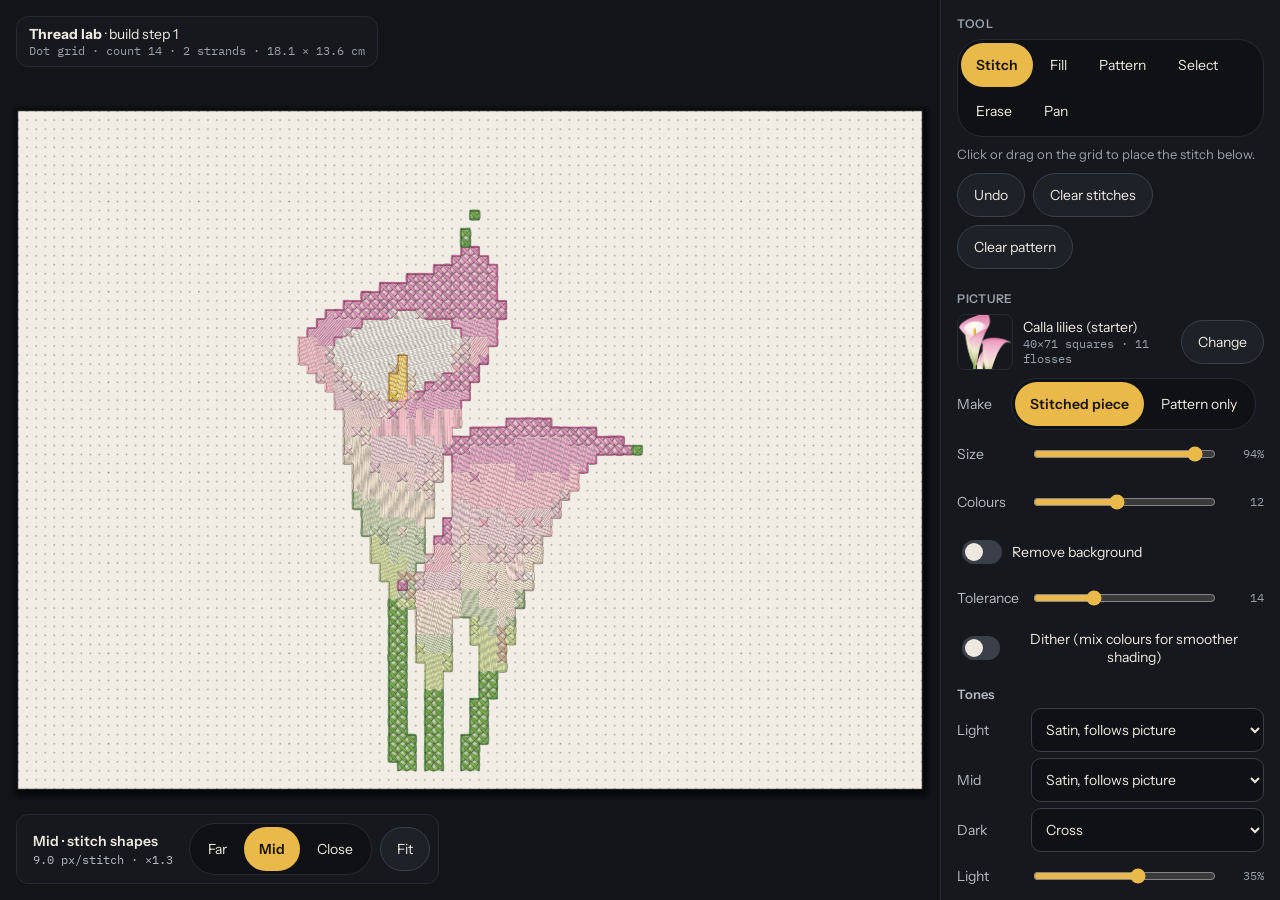
<file: index.html>
<!doctype html>
<html lang="en">
<head>
  <meta charset="utf-8">
  <meta name="viewport" content="width=device-width, initial-scale=1">
  <title>Selvedge Thread Lab</title>
  <meta name="description" content="Cross stitch playground: place stitches and fills on a dot grid, Aida, linen or denim, plan your own pattern, and zoom from colour blobs to fibres.">
  <link rel="preconnect" href="https://fonts.googleapis.com">
  <link rel="preconnect" href="https://fonts.gstatic.com" crossorigin>
  <link href="https://fonts.googleapis.com/css2?family=Instrument+Sans:wght@400;500;600&family=IBM+Plex+Mono:wght@400;500&display=swap" rel="stylesheet">
  <style>
    :root {
      --ground: #121418; --panel: #16181D; --raised: #1E2128; --well: #0F1114; --line: #262A32; --line-3: #3A3F49;
      --text: #EEE9E0; --muted: #B5BAC3; --dim: #9AA0AB; --accent: #E9B949; --accent-ink: #1A1305;
      --font: 'Instrument Sans', system-ui, sans-serif; --mono: 'IBM Plex Mono', ui-monospace, monospace;
    }
    * { box-sizing: border-box; }
    html, body { margin: 0; height: 100%; overflow: hidden; background: var(--ground); color: var(--text); font-family: var(--font); font-size: 14px; }
    :focus-visible { outline: 2px solid var(--accent); outline-offset: 2px; }
    .layout { display: grid; grid-template-columns: 1fr 340px; height: 100%; }
    .stage { position: relative; min-width: 0; min-height: 0; overflow: hidden; }
    .stage canvas { position: absolute; inset: 0; width: 100%; height: 100%; display: block; touch-action: none; }
    #gl { cursor: crosshair; }
    #gl.pan { cursor: grab; }
    #gl.dragging { cursor: grabbing; }
    #overlay { pointer-events: none; }
    .mono { font-family: var(--mono); font-size: 12px; }
    .title { position: absolute; left: 16px; top: 16px; padding: 8px 12px; background: var(--panel); border: 1px solid var(--line); border-radius: 12px; }
    .title .mono { color: var(--dim); }
    .hud { position: absolute; left: 16px; bottom: 16px; right: 16px; display: flex; flex-wrap: wrap; align-items: center; gap: 8px; width: max-content; max-width: calc(100% - 32px);
      padding: 8px; background: var(--panel); border: 1px solid var(--line); border-radius: 12px; }
    .readout { display: flex; flex-direction: column; gap: 2px; padding: 0 8px; min-width: 140px; }
    .readout .mono { color: var(--muted); }
    .readout strong { font-weight: 600; }

    button { font: inherit; color: var(--text); background: var(--raised); border: 1px solid var(--line-3); border-radius: 999px;
      min-height: 44px; min-width: 44px; padding: 0 16px; cursor: pointer; }
    button:hover { border-color: #565C68; }
    .pill { display: flex; flex-wrap: wrap; background: var(--well); border: 1px solid var(--line); border-radius: 26px; padding: 3px; gap: 2px; }
    .pill button { background: transparent; border-color: transparent; padding: 0 14px; }
    .pill button[aria-pressed="true"] { background: var(--accent); color: var(--accent-ink); font-weight: 600; }
    .toggle[aria-pressed="true"] { border-color: var(--accent); color: var(--accent); }

    .panel { background: var(--panel); border-left: 1px solid var(--line); overflow-y: auto; padding: 16px 16px 24px; display: flex; flex-direction: column; gap: 22px; }
    .panel h2 { margin: 0 0 8px; font-size: 12px; font-weight: 600; letter-spacing: 0.06em; text-transform: uppercase; color: var(--dim); }
    .row { display: flex; flex-wrap: wrap; gap: 8px; align-items: center; }
    .cards { display: grid; grid-template-columns: repeat(auto-fill, minmax(92px, 1fr)); gap: 6px; }
    .card { display: flex; flex-direction: column; align-items: stretch; gap: 6px; padding: 6px 6px 8px; border-radius: 10px; min-height: 44px;
      background: var(--well); border-color: var(--line); text-align: left; }
    .card[aria-pressed="true"] { border-color: var(--accent); box-shadow: inset 0 0 0 1px var(--accent); }
    .card .art svg { display: block; width: 100%; height: auto; max-height: 64px; }
    .card-name { font-size: 13px; font-weight: 500; padding: 0 2px; }
    .thread-current { display: flex; align-items: center; gap: 10px; width: 100%; border-radius: 12px; padding: 6px 12px 6px 6px; text-align: left; }
    .thread-current[aria-expanded="true"] { border-color: var(--accent); }
    .thread-label { display: flex; flex-direction: column; flex: 1; min-width: 0; }
    .thread-label .mono { color: var(--dim); }
    .change { color: var(--accent); font-size: 13px; }
    .palette { margin-top: 8px; padding: 8px; background: var(--well); border: 1px solid var(--line); border-radius: 12px; }
    .skeins, .recents { display: grid; grid-template-columns: repeat(auto-fill, minmax(48px, 1fr)); gap: 6px; }
    .recents { margin-top: 8px; }
    .skeins button, .recents button { padding: 0; height: 44px; border-radius: 10px; background: var(--well); border-color: var(--line); display: grid; place-items: center; }
    .recents button { background: transparent; }
    .skeins button[aria-pressed="true"], .recents button[aria-pressed="true"] { border-color: var(--accent); box-shadow: inset 0 0 0 1px var(--accent); }
    .custom { display: flex; align-items: center; gap: 10px; margin-top: 8px; color: var(--muted); }
    .custom input { width: 44px; height: 44px; padding: 0; border: 1px solid var(--line-3); border-radius: 10px; background: var(--well); cursor: pointer; }
    .count-row { display: flex; align-items: center; gap: 10px; margin-top: 8px; }
    .sub { color: var(--muted); min-width: 44px; }
    .switch { display: inline-flex; align-items: center; gap: 10px; background: transparent; border-color: transparent; padding: 0 4px; margin-top: 4px; }
    .switch .track { width: 40px; height: 24px; border-radius: 999px; background: var(--line-3); position: relative; transition: background .15s; }
    .switch .knob { position: absolute; top: 3px; left: 3px; width: 18px; height: 18px; border-radius: 50%; background: var(--text); transition: transform .15s; }
    .switch[aria-checked="true"] .track { background: var(--accent); }
    .switch[aria-checked="true"] .knob { transform: translateX(16px); background: var(--accent-ink); }
    @media (prefers-reduced-motion: reduce) { .switch .track, .switch .knob { transition: none; } }
    .slider { display: grid; grid-template-columns: 64px 1fr 40px; align-items: center; gap: 10px; min-height: 44px; }
    .slider label { color: var(--muted); }
    .slider input { width: 100%; height: 44px; accent-color: var(--accent); background: transparent; }
    .slider output { text-align: right; color: var(--dim); }
    .hint { color: var(--dim); font-size: 13px; line-height: 1.5; margin: 8px 0; }
    .custom-size { display: flex; align-items: center; gap: 8px; margin-top: 8px; color: var(--muted); }
    .custom-size label { display: flex; align-items: center; gap: 6px; }
    .custom-size input { width: 84px; min-height: 44px; font: inherit; font-family: var(--mono); font-size: 13px; color: var(--text); background: var(--well); border: 1px solid var(--line-3); border-radius: 10px; padding: 0 10px; }
    .sel-head { display: flex; align-items: center; justify-content: space-between; gap: 8px; margin-bottom: 4px; }
    .sel-head h2 { margin: 0; }
    button.primary { background: var(--accent); color: var(--accent-ink); border-color: var(--accent); font-weight: 600; }
    .panel h3 { margin: 16px 0 4px; font-size: 13px; font-weight: 600; color: var(--muted); }
    button.wide { width: 100%; }
    #pic-empty button.primary { background: var(--accent); color: var(--accent-ink); border-color: var(--accent); font-weight: 600; }
    .pic-head { display: flex; align-items: center; gap: 10px; margin-bottom: 8px; }
    .pic-head img { width: 56px; height: 56px; object-fit: cover; border-radius: 8px; border: 1px solid var(--line); }
    .pic-meta { display: flex; flex-direction: column; flex: 1; min-width: 0; }
    .pic-meta span:first-child { overflow: hidden; text-overflow: ellipsis; white-space: nowrap; }
    .pic-meta .mono { color: var(--dim); }
    .tone-row { display: grid; grid-template-columns: 64px 1fr; align-items: center; gap: 10px; margin-top: 6px; }
    .tone-row label { color: var(--muted); }
    select { font: inherit; color: var(--text); background: var(--well); border: 1px solid var(--line-3); border-radius: 10px; min-height: 44px; padding: 0 10px; width: 100%; }
    .floss-list { list-style: none; margin: 0 0 12px; padding: 0; display: flex; flex-direction: column; gap: 4px; }
    .floss-list button { display: grid; grid-template-columns: 44px 1fr auto; align-items: center; gap: 8px; width: 100%; padding: 0 12px 0 2px; border-radius: 10px; background: var(--well); border-color: var(--line); text-align: left; }
    .floss-list button[aria-pressed="true"] { border-color: var(--accent); }
    .floss-list .mono { color: var(--dim); }
    .floss-total { color: var(--dim); text-align: right; padding: 4px 12px 0; }
    .fallback { position: absolute; inset: 0; display: none; place-items: center; padding: 16px; text-align: center; color: var(--muted); }

    @media (max-width: 820px) {
      .layout { grid-template-columns: 1fr; grid-template-rows: 1fr 46%; }
      .panel { border-left: 0; border-top: 1px solid var(--line); }
      .title, .readout { display: none; }
      .hud { left: 8px; bottom: 8px; padding: 4px; gap: 4px; }
    }
  </style>
</head>
<body>
  <div class="layout">
    <main class="stage">
      <canvas id="gl" aria-label="Stitching canvas. Click or drag to use the current tool. Scroll or pinch to zoom; right-drag, middle-drag or hold Space to pan."></canvas>
      <canvas id="overlay" aria-hidden="true"></canvas>
      <div class="title">
        <div><strong>Thread lab</strong> · build step 1</div>
        <div class="mono" id="size"></div>
      </div>
      <div class="hud" role="toolbar" aria-label="View">
        <div class="readout" aria-live="polite">
          <strong id="lod">Mid</strong>
          <span class="mono" id="zoom"></span>
        </div>
        <div class="pill" role="group" aria-label="Zoom preset">
          <button data-preset="far">Far</button>
          <button data-preset="mid">Mid</button>
          <button data-preset="close">Close</button>
        </div>
        <button id="reset">Fit</button>
      </div>
      <div class="fallback" id="fallback">This prototype needs WebGL2.</div>
    </main>
    <aside class="panel" id="panel" aria-label="Stitching controls"></aside>
  </div>
  <script type="module" src="lab/main.js"></script>
</body>
</html>
</file>
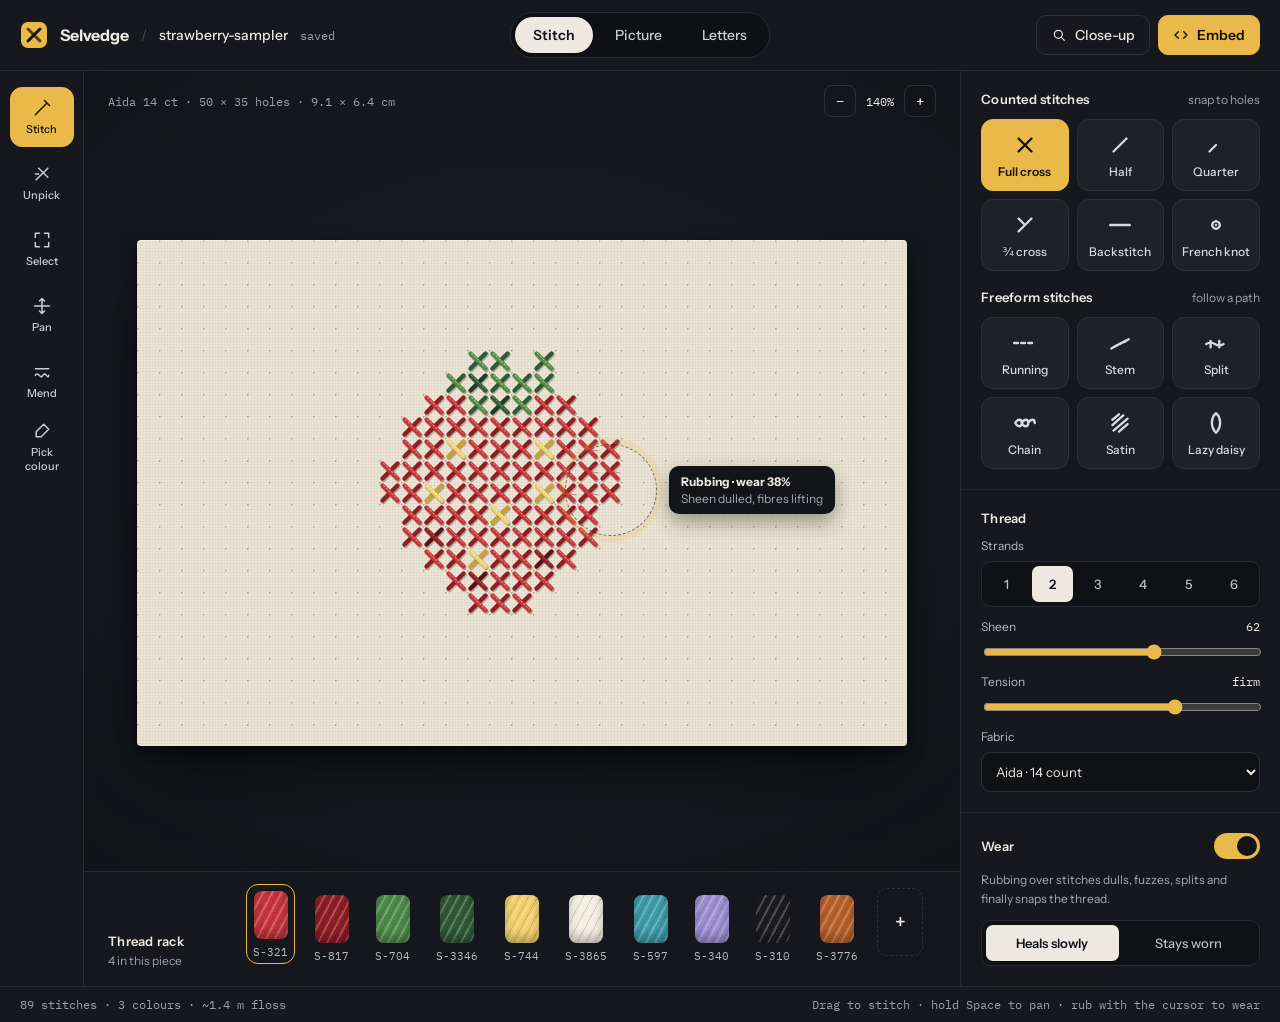
<file: mockup/index.html>
<!doctype html>
<html lang="en">
<head>
  <meta charset="utf-8">
  <meta name="viewport" content="width=device-width, initial-scale=1">
  <title>Selvedge — stitch playground</title>
  <meta name="description" content="A playground for realistic, interactive cross stitch and embroidery: draw, convert pictures, stitch letters and embed live thread on any website.">
  <link rel="preconnect" href="https://fonts.googleapis.com">
  <link rel="preconnect" href="https://fonts.gstatic.com" crossorigin>
  <link href="https://fonts.googleapis.com/css2?family=Instrument+Sans:wght@400;500;600;700&family=IBM+Plex+Mono:wght@400;500&family=Pacifico&display=swap" rel="stylesheet">
  <link rel="stylesheet" href="styles.css">
  <link rel="icon" href="data:image/svg+xml,%3Csvg xmlns='http://www.w3.org/2000/svg' viewBox='0 0 28 28'%3E%3Crect x='1' y='1' width='26' height='26' rx='7' fill='%23E9B949'/%3E%3Cpath d='M8 8L20 20' stroke='%235B3F06' stroke-width='3' stroke-linecap='round'/%3E%3Cpath d='M20 8L8 20' stroke='%23121418' stroke-width='3' stroke-linecap='round'/%3E%3C/svg%3E">
</head>
<body>
  <div class="shell">
    <header class="app-header">
      <div class="brand">
        <svg width="28" height="28" viewBox="0 0 28 28" aria-hidden="true"><rect x="1" y="1" width="26" height="26" rx="7" fill="#E9B949"/><path d="M8 8L20 20" stroke="#5B3F06" stroke-width="3" stroke-linecap="round"/><path d="M20 8L8 20" stroke="#121418" stroke-width="3" stroke-linecap="round"/></svg>
        <span class="brand-name">Selvedge</span>
        <span class="brand-sep" aria-hidden="true">/</span>
        <span class="brand-file" id="file-name">strawberry-sampler</span>
        <span class="mono dim" id="file-status">saved</span>
      </div>
      <nav class="tabs" aria-label="Mode">
        <a href="#stitch" data-route="stitch">Stitch</a>
        <a href="#picture" data-route="picture">Picture</a>
        <a href="#letters" data-route="letters">Letters</a>
      </nav>
      <div class="header-actions">
        <a class="btn" href="#closeup" data-route="closeup">
          <svg width="16" height="16" viewBox="0 0 24 24" fill="none" stroke="currentColor" stroke-width="1.8" stroke-linecap="round" aria-hidden="true"><circle cx="11" cy="11" r="6"/><path d="M20 20l-4.5-4.5"/></svg>
          Close-up
        </a>
        <a class="btn btn-primary" href="#embed" data-route="embed">
          <svg width="16" height="16" viewBox="0 0 24 24" fill="none" stroke="currentColor" stroke-width="2" stroke-linecap="round" stroke-linejoin="round" aria-hidden="true"><path d="M8 7l-5 5 5 5"/><path d="M16 7l5 5-5 5"/></svg>
          Embed
        </a>
      </div>
    </header>
    <div id="app" class="app"></div>
  </div>
  <script type="module" src="js/app.js"></script>
</body>
</html>
</file>
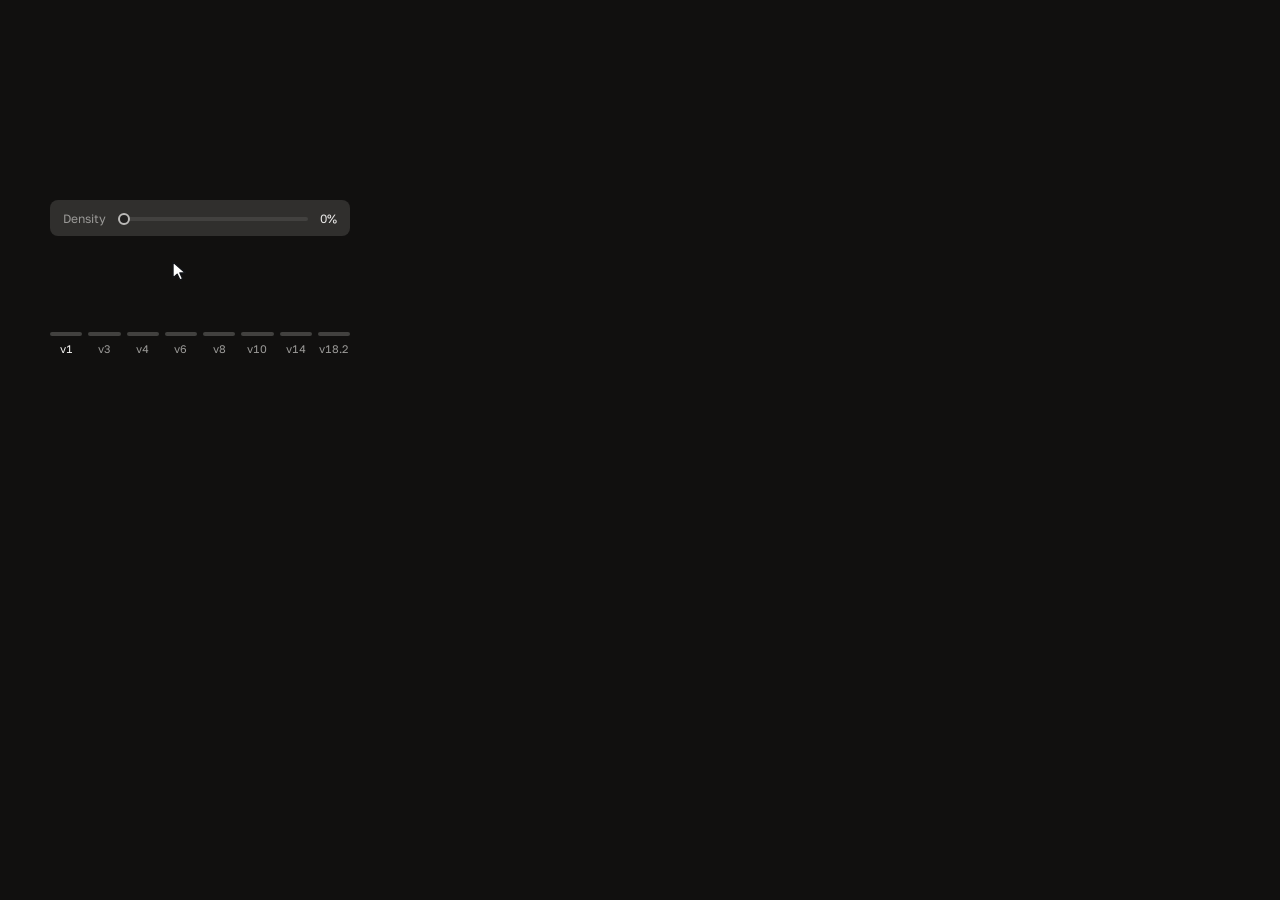
<file: reel/index.html>
<!doctype html>
<html lang="en" data-theme="dark">
<head>
  <meta charset="utf-8">
  <meta name="viewport" content="width=400">
  <title>Slider progression</title>
  <link rel="stylesheet" href="../design/tokens.css">
  <link rel="stylesheet" href="../design/controls.css">
  <link rel="stylesheet" href="reel.css">
  <style>
    *, *::before, *::after { box-sizing: border-box; }
    html, body { margin: 0; width: 400px; height: 400px; overflow: hidden; } /* recorded at 2.7×: 1080 square */
    body { position: relative; background: var(--surface-bench); color: var(--text); font: var(--type-body); }
    /* the stage: every version in the same place, so one can morph into the next */
    .r-stage { position: absolute; left: 50px; right: 50px; top: 236px; } /* versions hang from here, so each box sits in the same place */
    .r-layer { position: absolute; left: 0; right: 0; bottom: 0; transition: opacity 480ms cubic-bezier(.22, 1, .36, 1), filter 480ms cubic-bezier(.22, 1, .36, 1), transform 480ms cubic-bezier(.22, 1, .36, 1); }
    .r-layer.is-out { opacity: 0; filter: blur(6px); transform: scale(0.97); pointer-events: none; }
    .r-layer.is-in { opacity: 0; filter: blur(6px); transform: scale(1.03); }
    .r-layer--inline { padding-top: calc(var(--icon-sm) + var(--space-6)); } /* label inside the box: the room a label above takes, so every box sits at the same height */
    /* progress: a bar per version, filling as the drag passes through it */
    .r-bars { position: absolute; left: 50px; right: 50px; bottom: 44px; display: grid; grid-template-columns: repeat(8, 1fr); gap: var(--space-6); }
    .r-bar { display: grid; gap: var(--space-6); }
    .r-track { position: relative; height: var(--space-4); overflow: hidden; border-radius: var(--radius-pill); background: var(--surface-selected); }
    .r-track i { position: absolute; inset: 0; width: calc(var(--fill, 0) * 100%); border-radius: inherit; background: var(--text-strong); }
    .r-name { color: var(--text-muted); font: var(--type-caption); font-variant-numeric: var(--numeric); text-align: center; transition: color 240ms ease; }
    .r-bar.is-on .r-name { color: var(--text-strong); }
  </style>
</head>
<body>
  <div class="r-stage" id="stage"></div>
  <div class="r-bars" id="bars"></div>
  <script type="module" src="reel.js"></script>
</body>
</html>
</file>
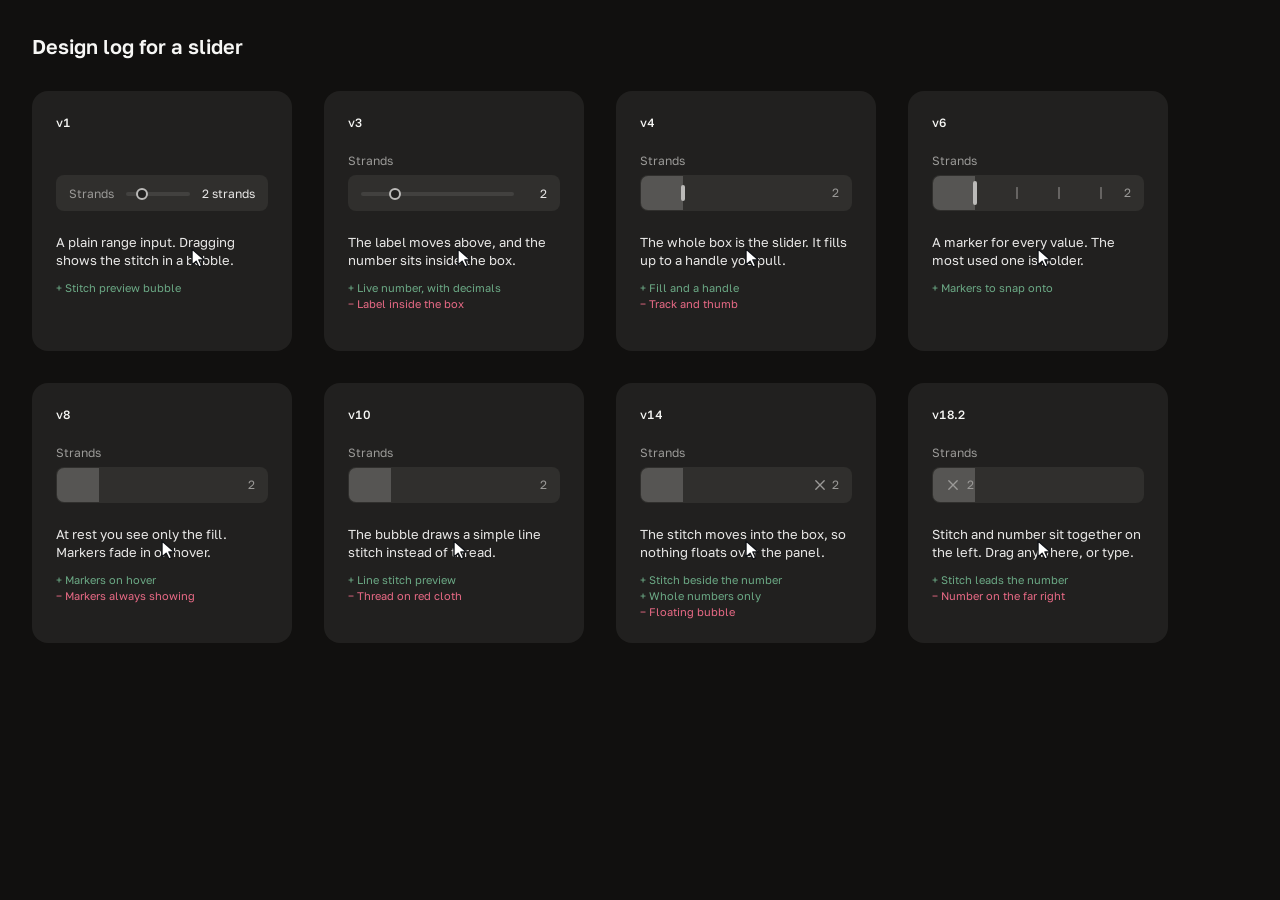
<file: reel/grid.html>
<!doctype html>
<html lang="en" data-theme="dark">
<head>
  <meta charset="utf-8">
  <meta name="viewport" content="width=1200">
  <title>Design log for a slider</title>
  <link rel="stylesheet" href="../design/tokens.css">
  <link rel="stylesheet" href="../design/controls.css">
  <link rel="stylesheet" href="reel.css">
  <style>
    *, *::before, *::after { box-sizing: border-box; }
    html, body { margin: 0; width: 1200px; height: 675px; overflow: hidden; } /* recorded at 1.6×: 1920 × 1080, 16:9 */
    body { position: relative; background: var(--surface-bench); color: var(--text); font: var(--type-body); }
    /* one spacing between the title, the cards and the frame's edge (--gap); the same padding inside every card (--pad) */
    .g-page { --gap: var(--space-32); --pad: var(--space-24); --card: 260px; position: absolute; inset: 0; display: grid; align-content: center; justify-content: center; gap: var(--gap); }
    .g-title { margin: 0; color: var(--text-strong); font: var(--type-title); }
    .g-grid { display: grid; grid-template-columns: repeat(4, var(--card)); grid-auto-rows: var(--card); gap: var(--gap); }
    /* a square card: version, the slider in the middle, what it is, what changed */
    .g-card { display: grid; grid-template-rows: auto 1fr auto auto; gap: var(--space-12); min-width: 0; padding: var(--pad); border-radius: var(--radius-xl); background: var(--surface-panel); }
    .g-v { color: var(--text-strong); font: var(--type-label-strong); font-variant-numeric: var(--numeric); }
    .g-slider { position: relative; z-index: 1; align-self: center; }
    .g-slider--inline { padding-top: calc(var(--icon-sm) + var(--space-6)); } /* its label is inside the box: the room a label above takes, so every box lines up */
    .g-say { min-height: calc(2 * 18px); margin: 0; color: var(--text); font: var(--type-body); text-wrap: pretty; } /* two lines' room in every card, so the sliders line up */
    .g-diff { display: grid; align-content: start; gap: var(--space-2); min-height: calc(3 * 14px + 2 * var(--space-2)); font: var(--type-caption); }
    .g-diff > span { white-space: nowrap; }
    .g-add { color: var(--leaf-400); }     /* added in this version */
    .g-cut { color: var(--crimson-400); }  /* taken out */
  </style>
</head>
<body>
  <div class="g-page">
    <h1 class="g-title">Design log for a slider</h1>
    <div class="g-grid" id="grid"></div>
  </div>
  <script type="module" src="grid.js"></script>
</body>
</html>
</file>
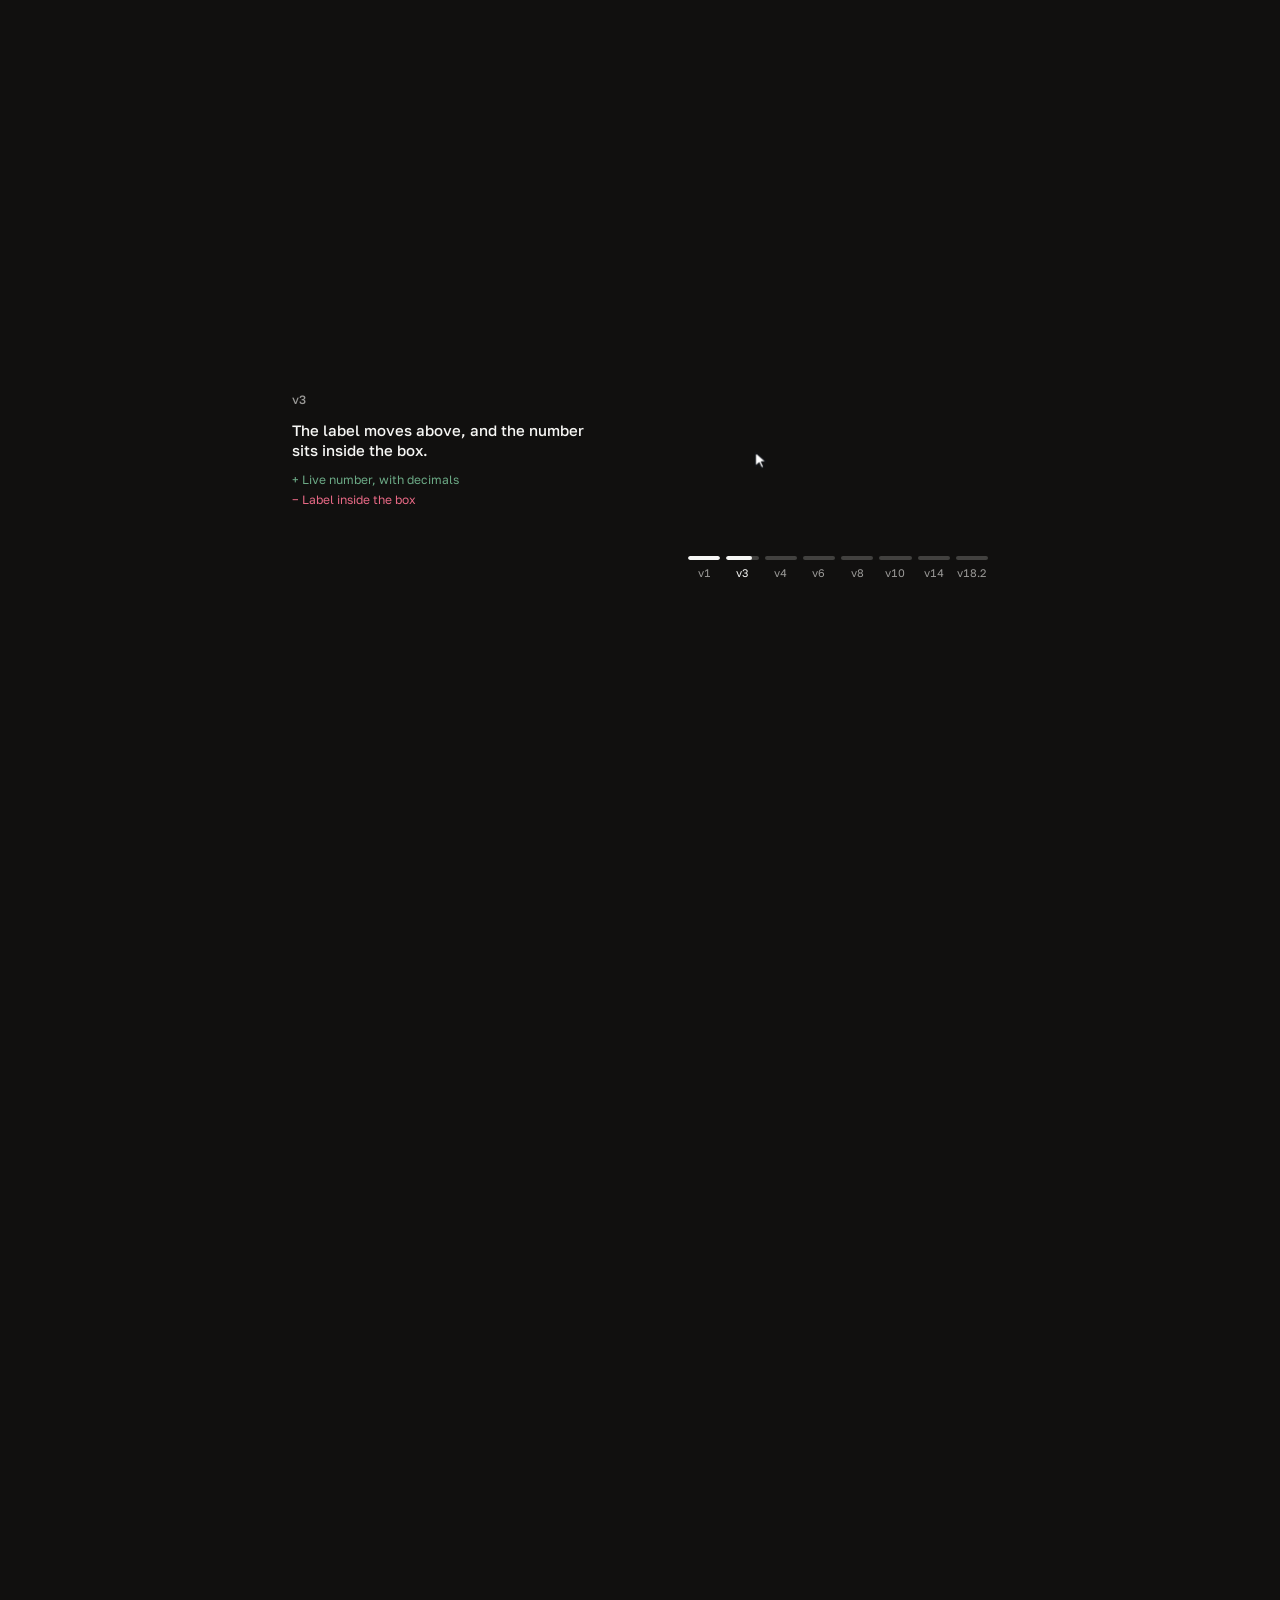
<file: reel/scroll.html>
<!doctype html>
<html lang="en" data-theme="dark">
<head>
  <meta charset="utf-8">
  <meta name="viewport" content="width=device-width, initial-scale=1">
  <title>Design log for a slider</title>
  <link rel="stylesheet" href="../design/tokens.css">
  <link rel="stylesheet" href="../design/controls.css">
  <link rel="stylesheet" href="reel.css">
  <style>
    *, *::before, *::after { box-sizing: border-box; }
    html { scrollbar-width: none; }
    html::-webkit-scrollbar { display: none; } /* nothing but the page in a recording */
    body { margin: 0; background: var(--surface-bench); color: var(--text); font: var(--type-body); }
    /* the scroll: the page is tall; the view stays put in the window while it's scrolled through */
    .s-track { height: 900vh; }
    .s-view { position: sticky; top: 0; height: 100vh; display: grid; grid-template-columns: 300px 300px; align-items: center; justify-content: center; column-gap: 96px; }
    /* left: what this version is */
    .s-log { position: relative; height: 200px; }
    .s-entry { position: absolute; inset: 0; display: grid; align-content: center; gap: var(--space-12); transition: opacity 320ms ease, transform 320ms cubic-bezier(.22, 1, .36, 1); }
    .s-entry.is-out { opacity: 0; transform: translateY(-8px); }
    .s-entry.is-in { opacity: 0; transform: translateY(8px); }
    .s-v { color: var(--text-muted); font: var(--type-label-strong); font-variant-numeric: var(--numeric); }
    .s-say { margin: 0; color: var(--text-strong); font: var(--type-heading); font-weight: 500; text-wrap: pretty; }
    .s-diff { display: grid; gap: var(--space-4); font: var(--type-label); }
    .s-add { color: var(--leaf-400); }
    .s-cut { color: var(--crimson-400); }
    /* right: the slider, and the bars */
    .s-frame { position: relative; height: 260px; }
    .r-stage { position: absolute; left: 0; right: 0; top: 150px; } /* versions hang from here, so each box sits in the same place; room above for the bubble */
    .r-layer { position: absolute; left: 0; right: 0; bottom: 0; }
    .r-layer--inline { padding-top: calc(var(--icon-sm) + var(--space-6)); } /* label inside the box: the room a label above takes, so every box sits at the same height */
    .r-bars { position: absolute; left: 0; right: 0; bottom: 0; display: grid; grid-template-columns: repeat(8, 1fr); gap: var(--space-6); }
    .r-bar { display: grid; gap: var(--space-6); }
    .r-track { position: relative; height: var(--space-4); overflow: hidden; border-radius: var(--radius-pill); background: var(--surface-selected); }
    .r-track i { position: absolute; inset: 0; width: calc(var(--fill, 0) * 100%); border-radius: inherit; background: var(--text-strong); }
    .r-name { color: var(--text-muted); font: var(--type-caption); font-variant-numeric: var(--numeric); text-align: center; transition: color 240ms ease; }
    .r-bar.is-on .r-name { color: var(--text-strong); }
    .r-cursor { position: fixed; }
  </style>
</head>
<body>
  <div class="s-track">
    <div class="s-view">
      <div class="s-log" id="log"></div>
      <div class="s-frame">
        <div class="r-stage" id="stage"></div>
        <div class="r-bars" id="bars"></div>
      </div>
    </div>
  </div>
  <script type="module" src="scroll.js"></script>
</body>
</html>
</file>
<file: mockup/styles.css>
/* Selvedge — dark workbench, the cloth is the brightest thing on screen. */
:root {
  --ground: #121418;
  --bar: #16181D;
  --panel: #16181D;
  --raised: #1E2128;
  --well: #0F1114;
  --line: #262A32;
  --line-2: #2C3038;
  --line-3: #3A3F49;
  --text: #EEE9E0;
  --text-2: #D6D9DE;
  --muted: #B5BAC3;
  --dim: #9AA0AB;
  --accent: #E9B949;
  --accent-ink: #1A1305;
  --cloth: #ECE5D6;
  --radius: 12px;
  --font: 'Instrument Sans', system-ui, sans-serif;
  --mono: 'IBM Plex Mono', ui-monospace, monospace;
}

* { box-sizing: border-box; }
html, body { margin: 0; background: var(--ground); color: var(--text); font-family: var(--font); font-size: 14px; }
a { color: var(--accent); }
button, input, select { font-family: inherit; }
button { cursor: pointer; }
:focus-visible { outline: 2px solid var(--accent); outline-offset: 2px; }

.shell { min-height: 100vh; display: flex; flex-direction: column; }
.app { flex: 1 1 auto; display: flex; flex-direction: column; min-height: 0; }
.mono { font-family: var(--mono); font-size: 12px; }
.dim { color: var(--dim); }
.muted { color: var(--muted); }

/* ---------- header ---------- */
.app-header { display: flex; flex-wrap: wrap; align-items: center; gap: 16px; padding: 12px 20px; border-bottom: 1px solid var(--line); background: var(--bar); }
.brand { display: flex; align-items: center; gap: 12px; flex: 1 1 260px; min-width: 0; }
.brand-name { font-weight: 700; font-size: 16px; letter-spacing: -0.01em; }
.brand-sep { color: #4A505C; }
.brand-file { font-weight: 500; white-space: nowrap; overflow: hidden; text-overflow: ellipsis; }
.tabs { display: flex; gap: 4px; padding: 4px; background: #0E1013; border: 1px solid var(--line); border-radius: 999px; }
.tabs a { padding: 9px 18px; border-radius: 999px; color: #C9CDD4; text-decoration: none; font-weight: 500; }
.tabs a[aria-current="page"] { background: var(--text); color: var(--ground); font-weight: 600; }
.header-actions { display: flex; align-items: center; justify-content: flex-end; gap: 8px; flex: 1 1 260px; }

/* ---------- buttons ---------- */
.btn { display: inline-flex; align-items: center; justify-content: center; gap: 8px; height: 40px; padding: 0 14px; border-radius: 10px; border: 1px solid var(--line-2); background: transparent; color: var(--text); text-decoration: none; font-weight: 500; font-size: 14px; }
.btn:hover { border-color: var(--line-3); background: #1B1E24; }
.btn[aria-current="page"] { border-color: var(--accent); }
.btn-primary { background: var(--accent); border-color: var(--accent); color: var(--accent-ink); font-weight: 600; }
.btn-primary:hover { background: #F2C65E; border-color: #F2C65E; }
.btn-outline-accent { border-color: var(--accent); font-weight: 600; }
.btn-lg { height: 46px; border-radius: 12px; }
.btn-icon { width: 40px; padding: 0; }
.btn-sm { height: 32px; width: 32px; padding: 0; border-radius: 8px; }

/* ---------- layout ---------- */
.layout { display: flex; flex-wrap: wrap; flex: 1 1 auto; min-height: 0; }
.rail { background: var(--panel); overflow: auto; }
.rail-left { border-right: 1px solid var(--line); }
.rail-right { border-left: 1px solid var(--line); }
.workspace { flex: 999 1 560px; min-width: 0; display: flex; flex-direction: column; background: radial-gradient(120% 90% at 50% 40%, #1B1E24 0%, #111317 70%); }
.section { padding: 20px; display: flex; flex-direction: column; gap: 12px; border-bottom: 1px solid #23262D; }
.section:last-child { border-bottom: 0; }
.section h2, .h2 { margin: 0; font-size: 13px; font-weight: 600; letter-spacing: .02em; }
.row-between { display: flex; justify-content: space-between; align-items: baseline; gap: 12px; }
.row-center { display: flex; justify-content: space-between; align-items: center; gap: 12px; }
.note { margin: 0; font-size: 12px; line-height: 1.55; color: #A3A8B3; }
.meta-bar { display: flex; flex-wrap: wrap; align-items: center; justify-content: space-between; gap: 12px; padding: 14px 24px; color: var(--dim); }
.stage { flex: 1 1 auto; display: grid; place-items: center; padding: 8px 24px 24px; overflow: auto; }
.status-bar { display: flex; flex-wrap: wrap; gap: 20px; justify-content: space-between; padding: 10px 20px; border-top: 1px solid var(--line); background: var(--bar); color: var(--dim); }

/* ---------- controls ---------- */
.seg { display: grid; gap: 4px; padding: 4px; border-radius: 10px; background: var(--well); border: 1px solid var(--line); }
.seg button { height: 36px; padding: 0 12px; border-radius: 7px; border: 0; background: transparent; color: var(--muted); font-size: 13px; font-weight: 500; }
.seg button[aria-pressed="true"] { background: var(--text); color: var(--ground); font-weight: 600; }

.switch { flex: 0 0 46px; width: 46px; height: 26px; border-radius: 999px; border: 0; padding: 0; position: relative; background: var(--line-3); }
.switch::after { content: ""; position: absolute; top: 3px; left: 3px; width: 20px; height: 20px; border-radius: 50%; background: var(--ground); transition: left .15s; }
.switch[aria-checked="true"] { background: var(--accent); }
.switch[aria-checked="true"]::after { left: 23px; }

.slider { display: flex; flex-direction: column; gap: 8px; font-size: 12px; color: var(--muted); }
.slider input { accent-color: var(--accent); width: 100%; }
.slider .val { font-family: var(--mono); color: var(--text); }
.select { height: 40px; border-radius: 10px; border: 1px solid var(--line-2); background: var(--well); color: var(--text); padding: 0 10px; font-size: 13px; }
.text-input { height: 48px; border-radius: 12px; border: 1px solid var(--line-3); background: var(--well); color: var(--text); padding: 0 14px; font-size: 16px; }

.toggle-row { display: flex; justify-content: space-between; align-items: center; gap: 12px; }
.toggle-row .label { display: flex; flex-direction: column; gap: 2px; }
.toggle-row .label strong { font-size: 13px; font-weight: 500; }
.toggle-row .label span { font-size: 12px; color: #A3A8B3; }

/* tool dock */
.dock { width: 84px; display: flex; flex-direction: column; align-items: center; gap: 6px; padding: 16px 0; }
.dock button { width: 64px; min-height: 60px; display: flex; flex-direction: column; align-items: center; justify-content: center; gap: 4px; border-radius: 12px; border: 1px solid transparent; background: transparent; color: #C9CDD4; }
.dock button span { font-size: 11px; font-weight: 500; }
.dock button:hover { background: #1E2128; }
.dock button[aria-pressed="true"] { background: var(--accent); border-color: var(--accent); color: var(--accent-ink); }

/* stitch tiles */
.tile-grid { display: grid; grid-template-columns: repeat(3, minmax(0, 1fr)); gap: 8px; }
.tile { display: flex; flex-direction: column; align-items: center; justify-content: center; gap: 6px; min-height: 72px; padding: 8px 4px; border-radius: 12px; border: 1px solid var(--line-2); background: var(--raised); color: var(--text-2); font-size: 12px; font-weight: 500; }
.tile:hover { border-color: var(--line-3); }
.tile[aria-pressed="true"] { background: var(--accent); border-color: var(--accent); color: var(--accent-ink); font-weight: 600; }

/* option cards (radio-like) */
.option { display: flex; align-items: center; gap: 12px; width: 100%; padding: 12px; border-radius: 12px; border: 1px solid var(--line-2); background: #1A1D23; color: var(--text); text-align: left; }
.option[aria-pressed="true"], .option[aria-current="step"] { background: #252932; border-color: var(--accent); }
.option .dot { flex: 0 0 18px; width: 18px; height: 18px; border-radius: 50%; border: 2px solid #4A505C; }
.option[aria-pressed="true"] .dot { border: 5px solid var(--accent); background: var(--ground); }
.option .txt { display: flex; flex-direction: column; gap: 2px; }
.option .txt strong { font-size: 14px; font-weight: 600; }
.option .txt span { font-size: 12px; color: #A3A8B3; }

.style-card { display: flex; flex-direction: column; align-items: flex-start; gap: 4px; padding: 14px; border-radius: 14px; border: 1px solid var(--line-2); background: var(--raised); color: var(--text); text-align: left; }
.style-card[aria-pressed="true"] { background: var(--accent); border-color: var(--accent); color: var(--accent-ink); }
.style-card strong { font-size: 13px; }
.style-card span { font-size: 12px; opacity: .8; }

/* steps rail */
.steps { width: 240px; padding: 20px 16px; display: flex; flex-direction: column; gap: 6px; }
.step { display: flex; align-items: center; gap: 12px; width: 100%; padding: 10px; border-radius: 12px; border: 1px solid transparent; background: transparent; color: var(--text); text-align: left; }
.step:hover { background: #1B1E24; }
.step[aria-current="step"] { background: #252932; border-color: var(--line-3); }
.step .badge { width: 28px; height: 28px; flex: 0 0 28px; border-radius: 50%; display: grid; place-items: center; font-size: 12px; font-weight: 600; background: #23262D; color: var(--muted); }
.step.done .badge { background: #2F5A35; color: #D9F0D3; }
.step[aria-current="step"] .badge { background: var(--accent); color: var(--accent-ink); }
.step .txt { display: flex; flex-direction: column; gap: 2px; }
.step .txt strong { font-size: 14px; }
.step .txt span { font-size: 12px; color: #A3A8B3; }

/* ---------- fabric + thread ---------- */
.cloth { position: relative; border-radius: 4px; overflow: hidden; max-width: 100%; box-shadow: 0 1px 0 rgba(255,255,255,.4) inset, 0 30px 60px -20px rgba(0,0,0,.7), 0 8px 18px rgba(0,0,0,.45); }
.aida {
  --cell: 22px;
  background-color: var(--cloth);
  background-image:
    radial-gradient(circle at 0 0, rgba(92,74,48,.42) calc(var(--cell) * .06), transparent calc(var(--cell) * .09)),
    repeating-linear-gradient(0deg, rgba(120,100,70,.06) 0 1px, transparent 1px 3px),
    repeating-linear-gradient(90deg, rgba(120,100,70,.06) 0 1px, transparent 1px 3px);
  background-size: var(--cell) var(--cell), 3px 3px, 3px 3px;
}
.macro {
  background-color: #E9E1D0;
  background-image:
    radial-gradient(circle at 0 0, rgba(70,54,32,.75) 9px, rgba(70,54,32,.25) 13px, transparent 16px),
    repeating-linear-gradient(0deg, rgba(110,90,60,.10) 0 5px, transparent 5px 10px),
    repeating-linear-gradient(90deg, rgba(110,90,60,.10) 0 5px, transparent 5px 10px);
  background-size: 200px 200px, 10px 10px, 10px 10px;
}
.mini {
  background-color: #E9E1D0;
  background-image:
    radial-gradient(circle at 0 0, rgba(70,54,32,.7) 5px, transparent 8px),
    repeating-linear-gradient(0deg, rgba(110,90,60,.10) 0 3px, transparent 3px 6px),
    repeating-linear-gradient(90deg, rgba(110,90,60,.10) 0 3px, transparent 3px 6px);
  background-size: 100px 100px, 6px 6px, 6px 6px;
  background-position: 10px 10px, 0 0, 0 0;
}
.cells { position: absolute; }
.cell { position: absolute; }
.cell svg { overflow: visible; display: block; }

.skein-btn { display: flex; flex-direction: column; align-items: center; gap: 6px; padding: 6px 6px 4px; border-radius: 12px; border: 1px solid transparent; background: transparent; transition: transform .15s; }
.skein-btn[aria-pressed="true"] { border-color: var(--accent); transform: translateY(-4px); }
.skein { display: block; width: 34px; height: 48px; border-radius: 8px; box-shadow: inset 0 -6px 10px rgba(0,0,0,.25);
  background-image: repeating-linear-gradient(118deg, rgba(255,255,255,.22) 0 2px, transparent 2px 5px, rgba(0,0,0,.12) 5px 6px, transparent 6px 8px); }
.skein-sm { width: 30px; height: 42px; border-radius: 7px; }
.skein-code { font-family: var(--mono); font-size: 11px; color: var(--muted); }

.rub-ring { position: absolute; border-radius: 50%; border: 1.5px dashed rgba(18,20,24,.55); box-shadow: 0 0 0 6px rgba(233,185,73,.18); pointer-events: none; }
.tip { position: absolute; display: flex; flex-direction: column; gap: 2px; padding: 8px 12px; border-radius: 10px; background: var(--ground); color: var(--text); font-size: 12px; box-shadow: 0 8px 20px rgba(0,0,0,.35); pointer-events: none; }
.tip span { color: #A3A8B3; }

.floss-list { list-style: none; margin: 0; padding: 0; display: flex; flex-direction: column; gap: 2px; }
.floss-list li { display: flex; align-items: center; gap: 12px; padding: 8px; border-radius: 10px; background: #1B1E24; }
.floss-list .chip { width: 22px; height: 30px; border-radius: 5px; box-shadow: inset 0 -4px 6px rgba(0,0,0,.25); }
.floss-list .name { display: flex; flex-direction: column; gap: 1px; flex: 1 1 auto; min-width: 0; font-size: 13px; font-weight: 500; }

.kv { display: grid; grid-template-columns: repeat(2, minmax(0, 1fr)); gap: 10px 8px; font-size: 13px; }
.kv dt { color: var(--muted); }
.kv dd { margin: 0; font-weight: 500; }

/* close-up stage cards */
.stage-grid { display: grid; grid-template-columns: repeat(5, minmax(0, 1fr)); gap: 12px; }
.stage-card { display: flex; flex-direction: column; gap: 10px; padding: 10px; border-radius: 14px; border: 1px solid var(--line-2); background: #1A1D23; color: var(--text); text-align: left; }
.stage-card[aria-pressed="true"] { background: #252932; border-color: var(--accent); }
.stage-card .thumb { display: block; width: 100%; aspect-ratio: 1 / 1; border-radius: 8px; overflow: hidden; }
.stage-card strong { font-size: 13px; }
.stage-card span.hint { font-size: 12px; color: #A3A8B3; }

/* embed preview */
.browser { border-radius: 14px; overflow: hidden; border: 1px solid var(--line-2); box-shadow: 0 30px 60px -24px rgba(0,0,0,.7); background: #FBFAF7; }
.browser-bar { display: flex; align-items: center; gap: 12px; padding: 10px 14px; background: #E9E6DF; border-bottom: 1px solid #D8D3C8; }
.browser-dots { display: flex; gap: 6px; }
.browser-dots i { width: 10px; height: 10px; border-radius: 50%; background: #C9C3B6; }
.browser-url { flex: 1 1 auto; max-width: 420px; padding: 6px 12px; border-radius: 8px; background: #FBFAF7; font-family: var(--mono); font-size: 12px; color: #5C5649; }
.site { display: flex; flex-wrap: wrap; align-items: center; gap: 40px; padding: 44px 48px; color: #1F1D18; }
.site h2 { margin: 0; font-size: 34px; line-height: 1.1; font-weight: 600; letter-spacing: -0.02em; }
.code { margin: 0; padding: 18px 20px; border-radius: 12px; background: #0D0F12; border: 1px solid var(--line); font-family: var(--mono); font-size: 13px; line-height: 1.7; color: var(--text-2); white-space: pre-wrap; word-break: break-all; }

/* ---------- small screens ---------- */
@media (max-width: 820px) {
  .tabs { order: 3; width: 100%; justify-content: center; }
  .dock { flex-direction: row; width: 100%; flex-wrap: wrap; justify-content: center; border-right: 0; border-bottom: 1px solid var(--line); }
  .rail-right, .rail-left, .steps { width: 100% !important; max-width: none !important; border-left: 0; border-right: 0; }
  .stage-grid { grid-template-columns: repeat(2, minmax(0, 1fr)); }
  .site { padding: 28px 20px; }
}
</file>
<file: design/tokens.css>
@import url('https://fonts.googleapis.com/css2?family=Golos+Text:wght@400;500;600&display=swap');

/* Selvedge tokens: colour, type, space and shape, then motion.
 *
 * 1. Palettes: tonal, one OKLCH lightness per step shared by every palette (step 500 = terracotta 500),
 *    so a step pair has about the same contrast in any hue. Primary: terracotta 500 is the brand colour.
 *    Neutral: a hint of warmth, plus 0 (white). Status: crimson, errors only. Brand: website and
 *    illustrations; components never use them.
 * 2. Roles: what components use. Each points at a palette step, with a light and a dark value.
 *    Light is the default; dark comes from [data-theme="dark"] or the system setting.
 *    Selected states are neutral (a lighter fill, the icon or label at full strength); terracotta is
 *    the primary button and the few selected states named as exceptions. */
:root {
  /* Primary */
  --terracotta-50: #FAF6F4; --terracotta-100: #F8E5DF; --terracotta-200: #F9CABB; --terracotta-300: #FBA083; --terracotta-400: #EB7049; --terracotta-500: #B84216;
  --terracotta-600: #90320F; --terracotta-700: #702509; --terracotta-800: #531905; --terracotta-900: #381408; --terracotta-950: #1F0904;
  /* Neutral */
  --neutral-0: #FFFFFF;
  --neutral-50: #F7F7F5; --neutral-100: #EAE9E8; --neutral-200: #D7D6D4; --neutral-300: #BBBAB8; --neutral-400: #9B9A98; --neutral-500: #6F6E6C;
  --neutral-600: #565553; --neutral-700: #42413F; --neutral-800: #302F2D; --neutral-900: #21201F; --neutral-950: #11100F;
  /* Status */
  --crimson-50: #FAF6F6; --crimson-100: #F5E5E7; --crimson-200: #F2CAD0; --crimson-300: #F0A1AE; --crimson-400: #E96A86; --crimson-500: #B73A5B;
  --crimson-600: #902C46; --crimson-700: #6F2035; --crimson-800: #531526; --crimson-900: #38111A; --crimson-950: #1F080D;
  /* Brand (not for components) */
  --ochre-50: #FAF6EF; --ochre-100: #F7E8CA; --ochre-200: #F6D180; --ochre-300: #E4B33D; --ochre-400: #BF9131; --ochre-500: #8D6621;
  --ochre-600: #704E17; --ochre-700: #573B10; --ochre-800: #412A09; --ochre-900: #2D1D0A; --ochre-950: #180E05;
  --periwinkle-50: #F6F7F9; --periwinkle-100: #E5EAF3; --periwinkle-200: #CBD6ED; --periwinkle-300: #A6BBE5; --periwinkle-400: #7A99D9; --periwinkle-500: #4F6CAB;
  --periwinkle-600: #38528F; --periwinkle-700: #243D78; --periwinkle-800: #142A63; --periwinkle-900: #0A1C4A; --periwinkle-950: #050E28;
  --leaf-50: #F1F9F4; --leaf-100: #D2F3DE; --leaf-200: #ADE5C3; --leaf-300: #8DCBA6; --leaf-400: #6CAA86; --leaf-500: #447C5D;
  --leaf-600: #346047; --leaf-700: #264A36; --leaf-800: #1A3627; --leaf-900: #14251B; --leaf-950: #09130D;
  --lilac-50: #F7F6F9; --lilac-100: #EBE7F2; --lilac-200: #DAD0EC; --lilac-300: #C3B0E3; --lilac-400: #A48CC9; --lilac-500: #78619A;
  --lilac-600: #5F487F; --lilac-700: #4A3369; --lilac-800: #382154; --lilac-900: #261839; --lilac-950: #140C1F;
  --primary: var(--terracotta-500);
}

/* Roles, light (default) */
:root, [data-theme="light"] {
  color-scheme: light;
  /* Surfaces */
  --surface-bench: var(--neutral-200);
  --surface-panel: var(--neutral-50);
  --surface-field: var(--neutral-100);
  --surface-well: var(--neutral-100);   /* an inset well inside something raised (the picker's pill and pans) */
  --surface-raised: var(--neutral-0);
  --surface-selected: var(--neutral-0);
  --surface-hover: var(--neutral-50);   /* a menu item under the pointer, on a raised surface: fainter than selected */
  --surface-selected-raised: var(--neutral-100); /* the selected menu item, on a raised surface (selected is white, like the surface) */
  --slider-fill: var(--neutral-0);      /* the filled part of a bar slider */
  /* Text and icons */
  --text-strong: var(--neutral-950);
  --text: var(--neutral-900);
  --text-muted: var(--neutral-600);
  --text-disabled: var(--neutral-400);
  --icon: var(--neutral-500);
  --icon-active: var(--neutral-950);
  --icon-faint: var(--neutral-300);
  /* Lines */
  --border-subtle: var(--neutral-200);
  --border: var(--neutral-300);
  --border-strong: var(--neutral-500);
  /* Controls */
  --control-track: var(--neutral-300);
  --control-fill: var(--neutral-600);
  --focus: var(--neutral-950);
  /* Accent: primary button and named exceptions */
  --accent: var(--terracotta-500);
  --accent-hover: var(--terracotta-600);
  --accent-pressed: var(--terracotta-700);
  --on-accent: var(--neutral-50);
  --accent-text: var(--terracotta-600);
  /* Danger: errors and the last step of a delete */
  --danger: var(--crimson-600);
  --danger-fill: var(--crimson-500);
  --danger-hover: var(--crimson-600);
  --danger-pressed: var(--crimson-700);
  --on-danger: var(--neutral-50);
  --danger-subtle: var(--crimson-100);
  /* Shadows: only for things that float over the canvas (bars, popovers, sheets); the panel stays flat */
  --shadow-float: 0 1px 2px rgba(17,16,15,.08), 0 4px 12px rgba(17,16,15,.08);
  --shadow-popover: 0 2px 4px rgba(17,16,15,.08), 0 12px 32px rgba(17,16,15,.14);
  --shadow-sheet: 0 8px 16px rgba(17,16,15,.10), 0 24px 64px rgba(17,16,15,.22);
}

/* Roles, dark */
[data-theme="dark"] {
  color-scheme: dark;
  /* Surfaces */
  --surface-bench: var(--neutral-950);
  --surface-panel: var(--neutral-900);
  --surface-field: var(--neutral-800);
  --surface-well: var(--neutral-900);   /* raised is 800 in dark, so the well goes a step darker */
  --surface-raised: var(--neutral-800);
  --surface-selected: var(--neutral-700);
  --surface-hover: color-mix(in oklch, var(--neutral-700) 50%, var(--neutral-800));
  --surface-selected-raised: var(--neutral-700);
  --slider-fill: var(--neutral-600);    /* a step lighter than selected, so the bar reads as the control */
  /* Text and icons */
  --text-strong: var(--neutral-50);
  --text: var(--neutral-100);
  --text-muted: var(--neutral-400);
  --text-disabled: var(--neutral-500);
  --icon: var(--neutral-400);
  --icon-active: var(--neutral-50);
  --icon-faint: var(--neutral-700);
  /* Lines */
  --border-subtle: var(--neutral-800);
  --border: var(--neutral-700);
  --border-strong: var(--neutral-400);
  /* Controls */
  --control-track: var(--neutral-700);
  --control-fill: var(--neutral-300);
  --focus: var(--neutral-50);
  /* Accent: primary button and named exceptions */
  --accent: var(--terracotta-400);
  --accent-hover: var(--terracotta-300);
  --accent-pressed: var(--terracotta-200);
  --on-accent: var(--neutral-950);
  --accent-text: var(--terracotta-300);
  /* Danger: errors and the last step of a delete */
  --danger: var(--crimson-400);
  --danger-fill: var(--crimson-400);
  --danger-hover: var(--crimson-300);
  --danger-pressed: var(--crimson-200);
  --on-danger: var(--neutral-950);
  --danger-subtle: var(--crimson-900);
  /* Shadows: deeper in dark; the raised surface and its border do most of the separating */
  --shadow-float: 0 1px 2px rgba(0,0,0,.45), 0 4px 12px rgba(0,0,0,.35);
  --shadow-popover: 0 2px 4px rgba(0,0,0,.4), 0 12px 32px rgba(0,0,0,.5);
  --shadow-sheet: 0 8px 16px rgba(0,0,0,.45), 0 24px 64px rgba(0,0,0,.6);
}
@media (prefers-color-scheme: dark) {
  :root:not([data-theme="light"]) {
    color-scheme: dark;
    /* Surfaces */
    --surface-bench: var(--neutral-950);
    --surface-panel: var(--neutral-900);
    --surface-field: var(--neutral-800);
    --surface-well: var(--neutral-900);
    --surface-raised: var(--neutral-800);
    --surface-selected: var(--neutral-700);
    --surface-hover: color-mix(in oklch, var(--neutral-700) 50%, var(--neutral-800));
    --surface-selected-raised: var(--neutral-700);
    --slider-fill: var(--neutral-600);    /* a step lighter than selected, so the bar reads as the control */
    /* Text and icons */
    --text-strong: var(--neutral-50);
    --text: var(--neutral-100);
    --text-muted: var(--neutral-400);
    --text-disabled: var(--neutral-500);
    --icon: var(--neutral-400);
    --icon-active: var(--neutral-50);
    --icon-faint: var(--neutral-700);
    /* Lines */
    --border-subtle: var(--neutral-800);
    --border: var(--neutral-700);
    --border-strong: var(--neutral-400);
    /* Controls */
    --control-track: var(--neutral-700);
    --control-fill: var(--neutral-300);
    --focus: var(--neutral-50);
    /* Accent: primary button and named exceptions */
    --accent: var(--terracotta-400);
    --accent-hover: var(--terracotta-300);
    --accent-pressed: var(--terracotta-200);
    --on-accent: var(--neutral-950);
    --accent-text: var(--terracotta-300);
    /* Danger: errors and the last step of a delete */
    --danger: var(--crimson-400);
    --danger-fill: var(--crimson-400);
    --danger-hover: var(--crimson-300);
    --danger-pressed: var(--crimson-200);
    --on-danger: var(--neutral-950);
    --danger-subtle: var(--crimson-900);
    /* Shadows: deeper in dark; the raised surface and its border do most of the separating */
    --shadow-float: 0 1px 2px rgba(0,0,0,.45), 0 4px 12px rgba(0,0,0,.35);
    --shadow-popover: 0 2px 4px rgba(0,0,0,.4), 0 12px 32px rgba(0,0,0,.5);
    --shadow-sheet: 0 8px 16px rgba(0,0,0,.45), 0 24px 64px rgba(0,0,0,.6);
  }
}

/* Type. One family, Golos Text (free, SIL Open Font License), for everything, numbers included:
 * values, codes and measurements use the step they sit in plus --numeric (fixed-width digits),
 * so readouts don't jiggle and columns line up. Line heights sit on a 2 px grid.
 * Use as `font: var(--type-label);`; caption and eyebrow also set their letter-spacing token. */
:root {
  --font-ui: 'Golos Text', system-ui, -apple-system, 'Segoe UI', sans-serif;
  --weight-regular: 400; --weight-medium: 500; --weight-semibold: 600;
  --numeric: tabular-nums;

  --type-title: 600 20px/26px var(--font-ui);          /* sheet and dialog titles */
  --type-heading: 600 15px/20px var(--font-ui);        /* panel section titles */
  --type-subheading: 600 13px/18px var(--font-ui);     /* groups inside a section */
  --type-body: 400 13px/18px var(--font-ui);           /* descriptions, inputs, menu items */
  --type-label: 400 12px/16px var(--font-ui);          /* control labels */
  --type-label-strong: 500 12px/16px var(--font-ui);   /* the selected label, values */
  --type-caption: 400 11px/14px var(--font-ui);        /* hints, units, counts */
  --type-eyebrow: 600 11px/14px var(--font-ui);        /* small group labels, in capitals */

  --type-caption-tracking: 0.01em;
  --type-eyebrow-tracking: 0.06em;
}

/* Space and shape. */
:root {
  /* Spacing: 4-based, plus 2 and 6 for tight spots; named by size in px */
  --space-2: 2px; --space-4: 4px; --space-6: 6px; --space-8: 8px; --space-12: 12px; --space-16: 16px;
  --space-20: 20px; --space-24: 24px; --space-32: 32px; --space-40: 40px; --space-48: 48px; --space-64: 64px;
  --inline-gap: var(--space-6);         /* icon to its label */
  --row-gap: var(--space-8);            /* between rows in a group */
  --control-padding-x: var(--space-12); /* inside fields and buttons */
  --panel-padding: var(--space-16);     /* inside the panel and popovers */
  --section-gap: var(--space-24);       /* between panel sections */

  /* Radius: an inner corner is the outer one minus the padding between them */
  --radius-xs: 4px;    /* swatches, small badges */
  --radius-sm: 6px;    /* stitch tiles, items in a grid */
  --radius-md: 8px;    /* fields, grids, menus */
  --radius-lg: 12px;   /* panel, popovers, floating bars */
  --radius-xl: 16px;   /* sheets and dialogs */
  --radius-pill: 999px;

  /* Borders and focus: one 1 px line; focus is a 2 px ring in --focus, 2 px outside, keyboard only */
  --border-width: 1px;
  --focus-width: 2px;
  --focus-offset: 2px;

  /* Sizes: controls may look compact, but every pointer target is at least 44 px */
  --target-min: 44px;
  --control-sm: 32px;  /* dense grids, pills in a row */
  --control-md: 36px;  /* fields, buttons in the panel */
  --row-height: var(--control-md);  /* every panel row: fields, sliders, pills, selects */
  --control-lg: 44px;  /* primary actions, floating bars */
  --icon-sm: 16px; --icon-md: 20px; --icon-lg: 24px;
  --panel-width: 300px;
  --toolbar-width: 52px;
  --stitch-tile: var(--control-sm);  /* 32 px tile + 4 px gap = one row height, so the grid keeps the panel's rhythm */

  /* Layering, from the canvas up */
  --z-canvas: 0;
  --z-canvas-overlay: 10;  /* selection outline, guides */
  --z-floating: 100;       /* tool bar, zoom, selection bar */
  --z-panel: 200;
  --z-popover: 300;
  --z-sheet: 400;
  --z-tooltip: 500;
  --z-toast: 600;
}

/* Motion. Decided control by control, as the components are built.
 * Pill motion: Squash, Flat version. Any pill whose selected fill travels uses it (design/seg-motion.js): a spring
 * slide that flattens a lot with its speed and hardly lengthens, then settles round again. */
:root {
  --motion-pill-duration: 0.38;   /* spring, visual duration in seconds */
  --motion-pill-bounce: 0.18;     /* spring bounce, 0 to 1 */
  --motion-pill-squash: 0.6;      /* how much it flattens at full speed */
  --motion-pill-stretch: 0.02;    /* how much it lengthens at full speed */
  --motion-pill-label-fade: 120;  /* label colour fade, in ms */
  /* Tooltip (shadcn/ui's look): opens at once and only fades, in and out; it never moves or grows.
     Moving straight to another control switches it without fading. Sits 4px from the trigger, arrow on it. */
  --motion-tooltip-duration: 150ms;
  --tooltip-offset: var(--space-4);
}
</file>
<file: design/controls.css>
/* Selvedge controls. Every value comes from tokens.css; no literal colours here.
   Real states (:hover, :active, :focus-visible, :disabled) and the same looks as classes
   (.is-hover, .is-pressed, .is-focus, .is-selected…) so each state can be shown at rest.
   Rules: a fill means selected; hover only brightens the icon or text; pressed is a brief flash;
   selected is neutral; terracotta is only the primary button. */

/* @control shared */
.c-focus:focus-visible, .c-focus.is-focus { outline: var(--focus-width) solid var(--focus); outline-offset: var(--focus-offset); }
.c-reset { appearance: none; margin: 0; padding: 0; border: 0; background: none; color: inherit; font: inherit; }
.c-ic { display: inline-grid; place-items: center; flex: none; width: var(--icon-md); height: var(--icon-md); }
.c-ic svg { display: block; width: 100%; height: 100%; }
.c-spin svg { animation: c-spin 900ms linear infinite; }
@keyframes c-spin { to { transform: rotate(360deg); } }
@media (prefers-reduced-motion: reduce) { .c-spin svg { animation: none; } }

/* @control button */
.c-btn { position: relative; display: inline-flex; align-items: center; justify-content: center; gap: var(--inline-gap); min-height: var(--control-md); padding: 0 var(--control-padding-x); border: var(--border-width) solid transparent; border-radius: var(--radius-pill); font: var(--type-label-strong); white-space: nowrap; cursor: pointer; }
.c-btn::after { content: ''; position: absolute; inset: 50% 0 auto; height: var(--target-min); transform: translateY(-50%); }
.c-btn--sm { min-height: var(--control-sm); }
.c-btn--lg { min-height: var(--control-lg); padding: 0 var(--space-16); font: var(--type-subheading); }
.c-btn--primary { background: var(--accent); color: var(--on-accent); }
.c-btn--primary:hover, .c-btn--primary.is-hover { background: var(--accent-hover); }
.c-btn--primary:active, .c-btn--primary.is-pressed { background: var(--accent-pressed); }
.c-btn--secondary { border-color: var(--border-strong); color: var(--text); }
.c-btn--secondary:hover, .c-btn--secondary.is-hover { border-color: var(--text-strong); color: var(--text-strong); }
.c-btn--secondary:active, .c-btn--secondary.is-pressed { background: var(--surface-field); color: var(--text-strong); }
.c-btn--quiet { color: var(--text-muted); }
.c-btn--quiet:hover, .c-btn--quiet.is-hover { color: var(--text-strong); }
.c-btn--quiet:active, .c-btn--quiet.is-pressed { background: var(--surface-field); color: var(--text-strong); }
.c-btn--danger { background: var(--danger-fill); color: var(--on-danger); }
.c-btn--danger:hover, .c-btn--danger.is-hover { background: var(--danger-hover); }
.c-btn--danger:active, .c-btn--danger.is-pressed { background: var(--danger-pressed); }
.c-btn:disabled, .c-btn.is-disabled { background: var(--surface-field); border-color: transparent; color: var(--text-disabled); cursor: not-allowed; }
.c-btn--quiet:disabled, .c-btn--quiet.is-disabled, .c-btn--secondary:disabled, .c-btn--secondary.is-disabled { background: none; }
.c-btn--secondary:disabled, .c-btn--secondary.is-disabled { border-color: var(--border); }
.c-btn.is-loading { cursor: progress; }

/* @control icon-button */
.c-iconbtn { position: relative; display: inline-grid; place-items: center; width: var(--control-md); height: var(--control-md); border: var(--border-width) solid transparent; border-radius: var(--radius-md); color: var(--icon); cursor: pointer; }
.c-iconbtn::after { content: ''; position: absolute; inset: 50% auto auto 50%; width: var(--target-min); height: var(--target-min); transform: translate(-50%, -50%); }
.c-iconbtn .c-ic { width: var(--icon-sm); height: var(--icon-sm); }
.c-iconbtn svg { stroke-width: 2.25; }
.c-iconbtn--sm { width: var(--control-sm); height: var(--control-sm); }
.c-iconbtn--secondary { border-color: var(--border-strong); }
.c-iconbtn--primary { background: var(--accent); color: var(--on-accent); }
.c-iconbtn:hover, .c-iconbtn.is-hover { color: var(--icon-active); }
.c-iconbtn:active, .c-iconbtn.is-pressed { background: var(--surface-field); color: var(--icon-active); }
.c-iconbtn--primary:hover, .c-iconbtn--primary.is-hover { background: var(--accent-hover); color: var(--on-accent); }
.c-iconbtn--primary:active, .c-iconbtn--primary.is-pressed { background: var(--accent-pressed); color: var(--on-accent); }
.c-iconbtn[aria-pressed="true"], .c-iconbtn.is-selected { background: var(--surface-selected); color: var(--icon-active); }
.c-iconbtn:disabled, .c-iconbtn.is-disabled { background: none; border-color: transparent; color: var(--text-disabled); cursor: not-allowed; }

/* @control tool-button */
.c-tool { position: relative; display: grid; place-items: center; width: var(--target-min); height: var(--target-min); border-radius: var(--radius-md); color: var(--icon); cursor: pointer; }
.c-tool:hover, .c-tool.is-hover { color: var(--icon-active); }
.c-tool:active, .c-tool.is-pressed { background: var(--surface-field); color: var(--icon-active); }
.c-tool[aria-pressed="true"], .c-tool.is-selected { background: var(--surface-selected); color: var(--icon-active); }
.c-tool:disabled, .c-tool.is-disabled { background: none; color: var(--text-disabled); cursor: not-allowed; }

/* @control segmented */
.c-seg { display: inline-flex; gap: var(--space-2); padding: var(--space-2); border-radius: var(--radius-pill); background: var(--surface-field); }
.c-seg__opt { position: relative; display: inline-flex; align-items: center; justify-content: center; gap: var(--inline-gap); min-width: var(--control-sm); min-height: var(--control-sm); padding: 0 var(--control-padding-x); border-radius: var(--radius-pill); color: var(--text-muted); font: var(--type-label); white-space: nowrap; cursor: pointer; }
.c-seg__opt::after { content: ''; position: absolute; inset: 50% 0 auto; height: var(--target-min); transform: translateY(-50%); }
.c-seg--lg .c-seg__opt { min-height: var(--control-md); padding: 0 var(--space-16); font: var(--type-body); }
.c-seg--icons .c-seg__opt { padding: 0; color: var(--icon); }
.c-seg__opt:hover, .c-seg__opt.is-hover { color: var(--text-strong); }
.c-seg__opt:active, .c-seg__opt.is-pressed { color: var(--text-strong); }
.c-seg__opt[aria-pressed="true"], .c-seg__opt.is-selected { background: var(--surface-selected); color: var(--text-strong); font: var(--type-label-strong); }
.c-seg--lg .c-seg__opt[aria-pressed="true"], .c-seg--lg .c-seg__opt.is-selected { font: var(--type-body); font-weight: var(--weight-medium); }
.c-seg__opt:disabled, .c-seg__opt.is-disabled { color: var(--text-disabled); cursor: not-allowed; }
.c-seg__opt.is-selected.is-disabled { color: var(--text-disabled); }

/* @control segmented-motion */
/* The selected fill is one element behind the options; seg-motion.js moves it. Selected labels get their
   colour with a fade, and every label keeps room for its medium weight so nothing shifts when it changes. */
.c-seg--motion { position: relative; }
.c-seg__layer { position: absolute; inset: 0; pointer-events: none; }
.c-seg__thumb { position: absolute; left: 0; top: 0; border-radius: var(--radius-pill); background: var(--surface-selected); }
.c-seg--motion .c-seg__opt { display: inline-grid; grid-template-rows: 1fr 0; row-gap: 0; place-items: center; transition: color var(--seg-label-fade, 120ms) linear; }
.c-seg--motion .c-seg__opt[data-label]::before { content: attr(data-label); grid-row: 2; height: 0; overflow: hidden; visibility: hidden; font: var(--type-label-strong); }
.c-seg--motion.c-seg--lg .c-seg__opt[data-label]::before { font: var(--type-body); font-weight: var(--weight-medium); }
.c-seg--motion .c-seg__opt[aria-pressed="true"] { background: none; }
/* the stitch grid moves its selected fill the same way, in both directions */
.c-seg--motion .c-tile[aria-pressed="true"] { background: none; }
.c-tilegrid .c-seg__thumb { border-radius: var(--radius-sm); }
.c-motion-demo { display: grid; gap: var(--space-12); justify-items: start; }
.c-motion-demo p { margin: 0; color: var(--text-muted); font: var(--type-caption); letter-spacing: var(--type-caption-tracking); }
.c-motion-demo strong { color: var(--text-strong); font: var(--type-subheading); }

/* @control segmented-styles */
/* Looks for the segmented pill, mixed freely: corners (soft, square), surround (clean, outline) and the
   moving fill (ring, underline, invert). All move with the saved pill motion. */
.c-seg__mark { display: none; }
.c-seg--soft { border-radius: var(--radius-md); }
.c-seg--soft .c-seg__opt, .c-seg--soft .c-seg__thumb { border-radius: var(--radius-sm); }
.c-seg--square { border-radius: var(--radius-xs); }
.c-seg--square .c-seg__opt, .c-seg--square .c-seg__thumb { border-radius: calc(var(--radius-xs) - var(--space-2)); }
.c-seg--clean { padding: 0; background: none; }
.c-seg--outline { background: none; border: var(--border-width) solid var(--border); }
.c-seg--ring .c-seg__thumb { background: none; border: var(--border-width) solid var(--text-strong); }
/* an option with a quieter detail under its word (Weave: "Regular" over "14"), the detail smaller and muted */
.c-seg__stack { display: grid; justify-items: center; line-height: 1.1; }
.c-seg__meta { color: var(--text-muted); font: var(--type-caption); font-variant-numeric: var(--numeric); }
.c-seg__opt[aria-pressed="true"] .c-seg__meta { color: var(--text); }
.c-coverage { display: flex; } .c-coverage .c-seg__opt { flex: 1; } /* Coverage: four drawings across the row */
/* @control fabric */
/* Fabric (fabric.js): four swatches across the row in a field, each with its name under it; the selected one sits on
   the moving fill (pill motion) and its name is at full strength */
.c-fabrics { display: grid; grid-template-columns: repeat(4, minmax(0, 1fr)); gap: var(--space-2); padding: var(--space-2); border-radius: var(--radius-md); background: var(--surface-field); }
.c-fabric { position: relative; display: grid; gap: var(--space-4); padding: var(--space-4); border-radius: var(--radius-sm); color: var(--text-muted); cursor: pointer; }
.c-fabric:hover { color: var(--text-strong); }
.c-fabric[aria-pressed="true"] { background: var(--surface-selected); color: var(--text-strong); }
.c-seg--motion .c-fabric[aria-pressed="true"] { background: none; }
.c-fabric__art { display: block; overflow: hidden; height: var(--space-32); border-radius: var(--radius-xs); box-shadow: inset 0 0 0 var(--border-width) var(--border); }
.c-fabric__art svg { display: block; width: 100%; height: 100%; }
.c-fabric__name { font: var(--type-caption); text-align: center; white-space: nowrap; }
.c-fabrics .c-seg__thumb { border-radius: var(--radius-sm); }
.c-seg--underline .c-seg__thumb { background: none; border-radius: 0; }
.c-seg--underline .c-seg__mark { display: block; position: absolute; left: var(--space-8); right: var(--space-8); bottom: 0; height: var(--space-2); border-radius: var(--radius-pill); background: var(--text-strong); }
.c-seg--invert .c-seg__thumb { background: var(--text-strong); }
.c-seg--invert .c-seg__opt[aria-pressed="true"], .c-seg--invert.c-seg--icons .c-seg__opt[aria-pressed="true"] { color: var(--surface-panel); }

/* @control switch */
/* a switch is a field: the label on the left and both states always in view on the right, Off and On as a small
   segmented pill (the system's pill; it moves with the Squash motion where seg-motion.js runs), the current one filled.
   Clicking anywhere on the field toggles; Space or Enter too. Mixed: neither is filled. */
.c-switch { display: flex; align-items: center; justify-content: space-between; gap: var(--space-8); width: 100%; height: var(--row-height); padding: 0 var(--space-2) 0 var(--space-12); border-radius: var(--radius-md); background: var(--surface-field); color: var(--text); font: var(--type-label); text-align: left; cursor: pointer; user-select: none; }
.c-switch:hover, .c-switch.is-hover { color: var(--text-strong); }
.c-switch .c-seg { flex: none; padding: 0; background: none; }
.c-switch .c-seg__opt { min-width: 0; min-height: calc(var(--row-height) - var(--space-4)); padding: 0 var(--space-12); font: var(--type-label); cursor: inherit; }
.c-switch:hover .c-seg__opt:not([aria-pressed="true"]), .c-switch.is-hover .c-seg__opt:not([aria-pressed="true"]) { color: var(--text); }
.c-switch:disabled, .c-switch.is-disabled { color: var(--text-disabled); cursor: not-allowed; }
.c-switch:disabled .c-seg__opt, .c-switch.is-disabled .c-seg__opt { color: var(--text-disabled); }
.c-switch:disabled .c-seg__opt[aria-pressed="true"], .c-switch.is-disabled .c-seg__opt[aria-pressed="true"], .c-switch.is-disabled .c-seg__thumb { background: var(--border-subtle); }

/* @control checkbox */
.c-check { display: inline-flex; align-items: center; gap: var(--space-8); min-height: var(--target-min); color: var(--text); font: var(--type-label); cursor: pointer; }
.c-check__box { display: inline-grid; place-items: center; width: var(--space-20); height: var(--space-20); border: var(--border-width) solid var(--border-strong); border-radius: var(--radius-xs); color: var(--surface-panel); }
.c-check__box .c-ic { width: var(--space-12); height: var(--space-12); }
.c-check__box svg { stroke-width: 3; }
.c-check:hover .c-check__box, .c-check.is-hover .c-check__box { border-color: var(--text-strong); }
.c-check.is-on .c-check__box, .c-check.is-mixed .c-check__box { border-color: var(--control-fill); background: var(--control-fill); }
.c-check.is-disabled { color: var(--text-disabled); cursor: not-allowed; }
.c-check.is-disabled .c-check__box { border-color: var(--border); background: none; color: var(--text-disabled); }

/* the ring hugs the box, not the label */
.c-check.c-focus:focus-visible, .c-check.c-focus.is-focus { outline: 0; }
.c-check:focus-visible .c-check__box, .c-check.is-focus .c-check__box { outline: var(--focus-width) solid var(--focus); outline-offset: var(--focus-offset); }

/* @control slider */
.c-slider { display: grid; grid-template-columns: auto minmax(var(--space-48), 1fr) auto; align-items: center; gap: var(--space-12); height: var(--row-height); padding: 0 var(--space-12); border: var(--border-width) solid transparent; border-radius: var(--radius-md); background: var(--surface-field); font: var(--type-label); color: var(--text-muted); touch-action: none; }
.c-slider:hover, .c-slider.is-hover { border-color: var(--border); }
.c-slider.is-dragging { border-color: var(--focus); }
.c-slider__track { position: relative; height: var(--space-4); border-radius: var(--radius-pill); background: var(--control-track); cursor: pointer; }
.c-slider__fill { position: absolute; left: 0; top: 0; bottom: 0; width: var(--v, 60%); border-radius: var(--radius-pill); background: var(--control-fill); }
.c-slider__thumb { position: absolute; left: var(--v, 60%); top: 50%; width: var(--space-12); height: var(--space-12); margin: calc(var(--space-6) * -1) 0 0 calc(var(--space-6) * -1); border: var(--focus-width) solid var(--control-fill); border-radius: var(--radius-pill); background: var(--surface-panel); }
.c-slider__value { min-width: var(--space-32); color: var(--text); text-align: right; white-space: nowrap; font-variant-numeric: var(--numeric); }
.c-slider:hover .c-slider__thumb, .c-slider.is-hover .c-slider__thumb { border-color: var(--text-strong); }
.c-slider:hover .c-slider__fill, .c-slider.is-hover .c-slider__fill { background: var(--text-strong); }
.c-slider.is-dragging .c-slider__thumb { background: var(--text-strong); border-color: var(--text-strong); }
.c-slider.is-dragging .c-slider__fill { background: var(--text-strong); }
.c-slider.is-dragging .c-slider__value { color: var(--text-strong); font: var(--type-label-strong); }
.c-slider.is-focus .c-slider__thumb { outline: var(--focus-width) solid var(--focus); outline-offset: var(--focus-offset); }
.c-slider__thumb:focus-visible { outline: var(--focus-width) solid var(--focus); outline-offset: var(--focus-offset); }
.c-slider.is-disabled { border-color: transparent; color: var(--text-disabled); cursor: not-allowed; }
.c-slider.is-disabled .c-slider__track { background: var(--border-subtle); }
.c-slider.is-disabled .c-slider__fill { background: var(--text-disabled); }
.c-slider.is-disabled .c-slider__thumb { background: var(--surface-panel); border-color: var(--text-disabled); }
.c-slider.is-disabled .c-slider__value { color: var(--text-disabled); }
.c-slider.is-mixed .c-slider__fill, .c-slider.is-mixed .c-slider__thumb { display: none; }
.c-slider.is-mixed .c-slider__value { color: var(--text-muted); }

/* @control field-label */
/* A label above its control, outside the box, for controls that read better with the whole box to themselves. */
.c-labelled { display: grid; gap: var(--space-6); }
.c-label { color: var(--text-muted); font: var(--type-label); }

/* @control stage-slider */
.ss { display: grid; grid-template-columns: auto minmax(var(--space-48), 1fr) auto; align-items: center; gap: var(--space-12); height: var(--row-height); padding: 0 var(--space-12); border: var(--border-width) solid transparent; border-radius: var(--radius-md); background: var(--surface-field); font: var(--type-label); }
.ss:hover { border-color: var(--border); }
.ss.ss-on { border-color: var(--focus); }
.ss-label { color: var(--text-muted); }
.ss--live .ss-out { min-width: calc(var(--ss-chars, 4) * 1ch); } /* room for a decimal, so the track doesn't shift as the number changes */
/* bar: the whole box is the slider. It fills from the left to the handle, a vertical bar; the range input lies
   invisibly over the box, so pressing or dragging anywhere moves it and keys still work. */
.ss--bar { position: relative; display: block; padding: 0; cursor: ew-resize; }
.ss--bar .ss-track { position: absolute; inset: 0; }
.ss--bar .ss-clip { position: absolute; inset: 0; overflow: hidden; border-radius: calc(var(--radius-md) - var(--border-width)); pointer-events: none; }
.ss--bar .ss-fill { position: absolute; left: 0; top: 0; bottom: 0; width: calc(var(--p, 0) * 100%); background: var(--slider-fill); }
.ss--bar .ss-handle { position: absolute; top: 50%; left: clamp(var(--space-6), calc(var(--p, 0) * 100%), calc(100% - var(--space-6))); width: var(--space-4); height: var(--ss-handle, var(--space-16)); border-radius: var(--radius-pill); background: var(--control-fill); transform: translate(-50%, -50%); pointer-events: none; }
.ss--bar:hover .ss-handle, .ss--bar.ss-on .ss-handle { background: var(--text-strong); }
.ss-mark { display: none; position: absolute; bottom: var(--space-4); width: var(--border-width); height: var(--space-6); border-radius: var(--radius-pill); background: var(--border-strong); transform: translateX(-50%); }
.ss--marked .ss-mark { display: block; opacity: var(--ss-mark-opacity, 1); transition: opacity var(--motion-tooltip-duration) ease-out; }
.ss--marked .ss-mark.is-active { opacity: 1; } /* fades with the same quick fade as the tooltip */
/* reveal: untouched, only the fill shows; hover, drag or keyboard focus brings in the handle and markers */
.ss--reveal .ss-handle { opacity: 0; transition: opacity var(--motion-tooltip-duration) ease-out; }
.ss--reveal.ss--marked .ss-mark { opacity: 0; }
.ss--reveal:is(:hover, .ss-on, :has(input:focus-visible)) .ss-handle { opacity: 1; }
.ss--reveal.ss--marked:is(:hover, .ss-on, :has(input:focus-visible)) .ss-mark { opacity: var(--ss-mark-opacity, 1); }
.ss--reveal.ss--marked:is(:hover, .ss-on, :has(input:focus-visible)) .ss-mark.is-active { opacity: 1; }
.ss--marks-centre .ss-mark { top: 50%; bottom: auto; height: var(--space-12); transform: translate(-50%, -50%); } /* through the middle, longer */
.ss--marks-centre .ss-mark--common { width: var(--space-2); height: var(--space-16); background: var(--text-muted); } /* the values most people use */
.ss--bar input[type="range"] { position: absolute; inset: 0; width: 100%; height: 100%; opacity: 0; cursor: ew-resize; }
.ss--bar input[type="range"]::-webkit-slider-thumb { width: 1px; height: var(--row-height); }
.ss--bar input[type="range"]::-moz-range-thumb { width: 1px; height: var(--row-height); }
/* hand feel: the box takes the pointer itself (stage-slider.js); vertical touch still scrolls the panel */
.ss--hand { touch-action: pan-y; user-select: none; -webkit-user-select: none; }
/* the surface (background, hover edge, fill) is drawn by the clip, so it can grow while held (--ss-grow, above and
   below) and stretch past an end (--ss-stretch-l / -r, thinning by --ss-thin) without moving the number */
.ss--hand, .ss--hand:hover { background: none; border-color: transparent; }
.ss--hand .ss-clip { top: calc(var(--ss-thin, 0px) - var(--ss-grow, 0px) - var(--border-width)); bottom: calc(var(--ss-thin, 0px) - var(--ss-grow, 0px) - var(--border-width));
  left: calc(-1 * var(--ss-stretch-l, 0px) - var(--border-width)); right: calc(-1 * var(--ss-stretch-r, 0px) - var(--border-width)); border-radius: var(--radius-md); background: var(--surface-field); }
.ss--hand:hover .ss-clip, .ss--hand.ss-on .ss-clip { box-shadow: inset 0 0 0 var(--border-width) var(--border); }
.ss--hand .ss-fill { top: var(--border-width); bottom: var(--border-width); left: var(--border-width); width: calc(var(--p, 0) * (100% - 2 * var(--border-width))); border-radius: calc(var(--radius-md) - var(--border-width)) 0 0 calc(var(--radius-md) - var(--border-width)); } /* inside the edge, as before */
.ss--hand .ss-handle { transform: translate(calc(-50% + var(--ss-stretch-r, 0px) - var(--ss-stretch-l, 0px)), -50%); } /* rides the stretched end */
.ss--hand input[type="range"] { pointer-events: none; }
.ss--bar:not(.ss--pointer):has(input[type="range"]:focus-visible) { outline: var(--focus-width) solid var(--focus); outline-offset: var(--focus-offset); }
.ss--bar .ss-out { position: absolute; right: var(--space-12); top: 50%; transform: translateY(calc(-50% - var(--ss-digit-dy, 0px))); /* the digits' middle on the box's middle */ pointer-events: none; color: var(--text-muted); transition: color var(--motion-tooltip-duration) ease-out; }
.ss--bar:is(:hover, .ss-on, :focus-within) .ss-out { color: var(--text); } /* quieter at rest; its full colour when hovered or in use */
/* editable number: a field over the bar; pressing it fills it to show it's selected */
.ss--bar .ss-edit { right: var(--space-6); z-index: 1; box-sizing: content-box; width: var(--ss-edit-w, 4ch); min-width: 0; height: calc(100% - var(--space-8)); padding: 0 var(--space-6); border: 0; border-radius: var(--radius-sm); background: none; font: inherit; font-variant-numeric: var(--numeric); text-align: right; outline: 0; pointer-events: auto; cursor: text; }
.ss--bar .ss-edit:hover { background: var(--surface-selected); }
.ss--bar .ss-edit:focus { background: linear-gradient(var(--border), var(--border)) no-repeat content-box 0 calc(100% - var(--space-4)) / 100% var(--border-width); color: var(--text-strong); } /* editing: an underline in the border colour under the number, no fill or outline (in dark, the border is the fill's colour) */
.ss--bar.ss--marked:has(.ss-edit:focus) :is(.ss-mark, .ss-mark.is-active) { opacity: 0; } /* while typing, the markers step aside so none shows through behind the number */
.ss--bar.ss--moving .ss-edit { width: var(--ss-edit-w-moving, 5ch); } /* room for the decimal while dragging */
.ss--bar .ss-edit-probe { position: absolute; visibility: hidden; white-space: pre; font: inherit; font-variant-numeric: var(--numeric); pointer-events: none; } /* measures the widest number */
.ss--bar .ss-edit::selection { background: var(--border); color: var(--text-strong); } /* the typed-over number, in a neutral, not the browser's blue */
.ss--bare { grid-template-columns: minmax(0, 1fr); } /* the box holds only the slider */
.ss-num { color: var(--text-strong); font: var(--type-label-strong); font-variant-numeric: var(--numeric); } /* the number under it */
.ss--label-out { grid-template-columns: minmax(var(--space-48), 1fr) auto; } /* label above, outside the box: the slider gets the room */
.ss-out { color: var(--text); text-align: right; white-space: nowrap; font-variant-numeric: var(--numeric); }
.ss-track { position: relative; }
.ss input { display: block; appearance: none; width: 100%; color: inherit; height: var(--row-height); margin: 0; background: none; cursor: pointer; }
.ss input::-webkit-slider-runnable-track { height: var(--space-4); border-radius: var(--radius-pill); background: var(--control-track); }
.ss input::-moz-range-track { height: var(--space-4); border-radius: var(--radius-pill); background: var(--control-track); }
.ss input::-webkit-slider-thumb { appearance: none; width: var(--space-12); height: var(--space-12); margin-top: calc(var(--space-4) * -1); border: var(--focus-width) solid var(--control-fill); border-radius: var(--radius-pill); background: var(--surface-panel); }
.ss input::-moz-range-thumb { box-sizing: border-box; width: var(--space-12); height: var(--space-12); border: var(--focus-width) solid var(--control-fill); border-radius: var(--radius-pill); background: var(--surface-panel); }
.ss-bubble { position: absolute; bottom: calc(100% + var(--tooltip-offset)); left: 0; z-index: var(--z-popover); display: grid; justify-items: center; gap: var(--inline-gap); padding: var(--space-8); border: var(--border-width) solid var(--border); border-radius: var(--radius-lg); background: var(--surface-raised); box-shadow: var(--shadow-popover); opacity: 0; pointer-events: none; transform: translateX(-50%); }
.ss-on .ss-bubble { opacity: 1; }
.ss--bar .ss-bubble { bottom: calc(100% + var(--border-width) + var(--ss-bubble-gap, var(--tooltip-offset))); } /* the track sits inside the box's border: 4px from the box itself */
.ss-art svg { display: block; border-radius: var(--radius-md); }
.ss-art[data-style="prim"] { border-radius: var(--radius-md); background: var(--surface-field); color: var(--text); }
.ss-value { color: var(--text-strong); font: var(--type-label-strong); font-variant-numeric: var(--numeric); }
.ss-inline, .ss-strip, .ss-patch { display: none; }
.ss[data-display]:not([data-display="bubble"]) .ss-bubble { display: none; }
/* inline: a small drawing in the box, just left of the number */
.ss-divider { display: none; }
.ss[data-display="inline"] { --ss-out-gap: var(--space-8); } /* box to what sits outside it */
.ss[data-display="inline"].ss--divided { --ss-out-gap: calc(var(--space-8) * 2 + var(--border-width)); } /* box, 8, divider, 8 */
.ss[data-display="inline"] .ss-inline { display: block; position: absolute; top: 50%; right: calc(var(--space-12) + var(--ss-num-w, 1ch) + var(--space-4)); color: var(--icon); transform: translateY(-50%); pointer-events: none; transition: color var(--motion-tooltip-duration) ease-out; } /* end: 4px left of the number's digits */
.ss[data-place="start"] .ss-inline { right: auto; left: var(--space-12); }
/* beside and before: the box gives up room for the drawing outside it, with a divider between */
.ss[data-place="beside"], .ss[data-place="swap"] { margin-right: calc(var(--ss-out-gap) + var(--ss-side-w, var(--icon-md))); }
.ss[data-place="before"] { margin-left: calc(var(--ss-out-gap) + var(--ss-side-w, var(--icon-md))); }
.ss[data-place="beside"] .ss-inline { right: auto; left: calc(100% + var(--ss-out-gap)); }
.ss[data-place="before"] .ss-inline { right: calc(100% + var(--ss-out-gap)); }
.ss--divided:is([data-place="beside"], [data-place="swap"], [data-place="before"]) .ss-divider { display: block; position: absolute; top: 50%; left: calc(100% + var(--space-8)); width: var(--border-width); height: var(--space-16); background: var(--border); transform: translateY(-50%); }
.ss--divided[data-place="before"] .ss-divider { left: auto; right: calc(100% + var(--space-8)); }
/* swap: the drawing in the box where the number was, the number outside after the divider */
.ss[data-place="swap"] .ss-inline { right: var(--space-12); }
.ss[data-place="swap"] .ss-out { right: auto; left: calc(100% + var(--ss-out-gap)); }
.ss[data-place="swap"] .ss-edit { left: calc(100% + var(--ss-out-gap) - var(--space-6)); text-align: left; } /* its digits line up with the gap; the field's padding hangs back over it */
/* lead: the drawing at the box's start and the number right after it, both on the left, like a design tool's number field */
.ss[data-place="lead"] .ss-inline { right: auto; left: var(--space-12); }
.ss[data-place="lead"] .ss-out { right: auto; left: calc(var(--space-12) + var(--ss-inline-size, var(--icon-sm)) + var(--inline-gap)); }
.ss[data-place="lead"] .ss-edit { left: calc(var(--space-12) + var(--ss-inline-size, var(--icon-sm)) + var(--inline-gap) - var(--space-6)); text-align: left; } /* the digits start a gap after the drawing; the field's padding hangs back */
/* no fill: the box shows no fill or handle, only the drawing and the number; dragging still scrubs it */
.ss--nofill :is(.ss-fill, .ss-handle) { display: none; }
/* label: in the label row above, at its right end */
.ss[data-place="label"] .ss-inline { top: calc(-1 * (var(--space-6) + var(--icon-sm) / 2)); right: 0; }
.ss[data-display="inline"]:is(:hover, .ss-on, :focus-within) .ss-inline { color: var(--icon-active); }
/* handle: the drawing rides beside the handle on a raised pill, like a tooltip, only while in use; it flips to the
   handle's left past 60% so it stays clear of the number */
.ss[data-place="handle"] .ss-inline { right: auto; left: clamp(var(--space-6), calc(var(--p, 0) * 100%), calc(100% - var(--space-6))); z-index: 2; padding: var(--space-4); border-radius: var(--radius-sm); background: var(--surface-raised); color: var(--icon-active); box-shadow: var(--shadow-float); transform: translate(var(--space-8), -50%); opacity: 0; transition: opacity var(--motion-tooltip-duration) ease-out; }
.ss[data-place="handle"][data-side="left"] .ss-inline { transform: translate(calc(-100% - var(--space-8)), -50%); }
.ss[data-place="handle"].ss-on .ss-inline { opacity: 1; }
.ss-inline svg { display: block; }
/* fill: the filled part drawn as laid thread, its lines as thick and as close as the value */
.ss[data-display="fill"] .ss-fill { background-image: repeating-linear-gradient(90deg, var(--border-strong) 0 var(--ss-line-w, 1.5px), transparent var(--ss-line-w, 1.5px) var(--ss-line-pitch, 8px)); }
/* strip: the stops' drawings in a row over the box, each over its place; the nearest is selected */
.ss[data-display="strip"] .ss-strip { display: block; position: absolute; left: 0; right: 0; bottom: calc(100% + var(--border-width) + var(--ss-bubble-gap, var(--tooltip-offset))); z-index: var(--z-popover); height: var(--row-height); border: var(--border-width) solid var(--border); border-radius: var(--radius-lg); background: var(--surface-raised); box-shadow: var(--shadow-popover); opacity: 0; pointer-events: none; transition: opacity var(--motion-tooltip-duration) ease-out; }
.ss-strip__cell { position: absolute; top: 50%; left: clamp(var(--space-16), calc(var(--at) * 100%), calc(100% - var(--space-16))); padding: var(--space-2); border-radius: var(--radius-sm); color: var(--icon); transform: translate(-50%, -50%); }
.ss-strip__cell.is-selected { background: var(--surface-selected); color: var(--icon-active); }
.ss-strip__cell svg { display: block; }
/* patch: a patch of cloth over the start of the box, with the value in words; it stays put while the handle moves */
.ss[data-display="patch"] .ss-patch { display: grid; gap: var(--inline-gap); position: absolute; left: 0; bottom: calc(100% + var(--border-width) + var(--ss-bubble-gap, var(--tooltip-offset))); z-index: var(--z-popover); padding: var(--space-8); border: var(--border-width) solid var(--border); border-radius: var(--radius-lg); background: var(--surface-raised); box-shadow: var(--shadow-popover); opacity: 0; pointer-events: none; transition: opacity var(--motion-tooltip-duration) ease-out; }
.ss-patch__art svg { display: block; border-radius: var(--radius-md); }
.ss-patch__art[data-style="prim"] { border-radius: var(--radius-md); background: var(--surface-field); color: var(--text); }
.ss-patch__say { color: var(--text-strong); font: var(--type-label-strong); font-variant-numeric: var(--numeric); }
/* inbar: the stops' drawings inside the box, where the markers would be; only while in use, faint, coming up to
   full as the handle nears each (stage-slider.js sets each one's opacity) */
.ss[data-display="inbar"] .ss-strip { display: block; position: absolute; inset: 0; opacity: 0; pointer-events: none; transition: opacity var(--motion-tooltip-duration) ease-out; }
.ss[data-display="inbar"] .ss-strip__cell { left: calc(var(--at) * 100%); padding: 0; color: var(--icon-active); }
.ss-on[data-display] :is(.ss-strip, .ss-patch) { opacity: 1; } /* in use: shown (after both, so it wins) */

/* @control number-field */
.c-field { display: inline-flex; align-items: center; gap: var(--inline-gap); width: 100%; height: var(--row-height); padding: 0 var(--space-8) 0 var(--space-12); border: var(--border-width) solid transparent; border-radius: var(--radius-md); background: var(--surface-field); color: var(--text); font: var(--type-label); }
.c-field:hover, .c-field.is-hover { border-color: var(--border); }
.c-field:focus-within, .c-field.is-focus { border-color: var(--border-strong); } /* typing in it: the hover edge stays, no brighter ring */
.c-field--num input { text-align: right; }
.c-field input { flex: 1; min-width: 0; width: 100%; padding: 0; border: 0; outline: 0; background: none; color: inherit; font: inherit; font-variant-numeric: var(--numeric); }
.c-field input::placeholder { color: var(--text-muted); opacity: 1; }
.c-field__label { color: var(--text-muted); cursor: ew-resize; user-select: none; }
.c-field__unit { color: var(--text-muted); }
.c-field__steps { display: inline-flex; color: var(--icon); }
.c-field__steps .c-ic { width: var(--icon-sm); height: var(--icon-sm); }
/* @control cell-size */
/* Cell size (cell-size.js): a box of number blocks the row's width, "12 | 12 px", then − and + beside it; drag on the box in any
   direction to scrub it (the move cursor says so), a click types in it */
.c-cellsize { display: flex; align-items: center; gap: var(--space-4); }
.c-cellsize .c-cellsize__box { flex: 1; min-width: 0; cursor: move; } /* fills the row, like the panel's other fields; − and + after it */
.c-cellsize__box .c-field__cell--num { flex: 1; width: auto; justify-content: flex-start; gap: var(--space-4); padding-left: var(--space-12); color: var(--text); cursor: move; }
.c-cellsize__box .c-field__cell input { flex: 0 1 auto; width: 2ch; text-align: left; cursor: move; user-select: none; }
.c-cellsize__box .c-field__unit { margin-left: 0; } /* "12 px" reads as one, from the left */
.c-cellsize__box .c-field__cell input:focus { cursor: text; user-select: text; }
.c-cellsize__box .c-field__cell--num:focus-within { background: var(--surface-selected); }
.c-cellsize > .c-iconbtn { flex: none; }
.c-cellsize--beside > .c-iconbtn:last-child { margin-right: calc((var(--control-sm) - var(--icon-sm)) / -2 - var(--icon-sm) / 12); } /* its drawing meets the fields' right edge */
/* B, inside: − and + as two more blocks of the box */
.c-cellsize .c-cellsize__step { flex: none; width: var(--row-height); justify-content: center; padding: 0; color: var(--icon); cursor: pointer; }
.c-cellsize .c-cellsize__step:hover { background: var(--surface-hover); color: var(--icon-active); }
.c-cellsize .c-cellsize__step .c-ic { width: var(--icon-sm); height: var(--icon-sm); }
/* C, one box: − and + beside, sharing a field box split by a line */
.c-cellsize__steps { display: flex; flex: none; height: var(--row-height); overflow: hidden; border-radius: var(--radius-md); background: var(--surface-field); }
.c-cellsize__steps .c-iconbtn { width: var(--row-height); height: 100%; border: 0; border-radius: 0; }
.c-cellsize__steps .c-iconbtn + .c-iconbtn { border-left: var(--border-width) solid var(--border); }
.c-cellsize__steps .c-iconbtn:hover { background: var(--surface-hover); color: var(--icon-active); }
/* D, each: − and + beside, each in a small field box */
.c-cellsize--each > .c-iconbtn, .c-cellsize--each > .c-iconbtn:last-child { width: var(--row-height); height: var(--row-height); margin: 0; border-radius: var(--radius-md); background: var(--surface-field); }
.c-cellsize--each > .c-iconbtn:hover { background: var(--surface-hover); }
.c-field.is-disabled { color: var(--text-disabled); cursor: not-allowed; }
.c-field.is-disabled .c-field__label, .c-field.is-disabled .c-field__unit, .c-field.is-disabled .c-field__steps, .c-field.is-disabled input::placeholder { color: var(--text-disabled); }
.c-field.is-mixed input::placeholder { color: var(--text-muted); }
.c-field.is-error { border-color: var(--danger); }
/* a split field: one field cut into cells by thin lines, each cell a part with its own icon or unit (Canvas
   stitches: the stitch and its count, then strands, then density); looks like the field at rest and on hover */
.c-field--split { flex: 1; min-width: 0; gap: 0; padding: 0; overflow: hidden; }
.c-field__cell { display: flex; align-items: center; gap: var(--space-4); height: 100%; padding: 0 var(--space-8); border-left: var(--border-width) solid var(--border); color: var(--text); white-space: nowrap; font-variant-numeric: var(--numeric); }
.c-field__cell:first-child { border-left: 0; }
.c-field__cell--lead { flex: 1; min-width: 0; gap: var(--space-8); padding-left: var(--space-6); }
.c-field__cell--num { flex: none; width: calc(var(--space-48) + var(--space-8)); padding: 0 var(--space-6); cursor: text; }
.c-field__cell .c-ic { flex: none; width: var(--icon-sm); height: var(--icon-sm); color: var(--icon); }
.c-field__cell input { flex: 1; min-width: 0; width: 100%; padding: 0; border: 0; outline: 0; background: none; color: inherit; font: inherit; font-variant-numeric: var(--numeric); }
/* numbers (counts, strands, density) all in the count's muted colour, as in Canvas colours; full while typed in */
.c-field--split .c-field__cell--lead, .c-field__cell--num { color: var(--text-muted); }
.c-field--split .c-field__cell--lead:has(input) { color: var(--text); }
.c-field__cell--num:focus-within { background: var(--surface-selected); color: var(--text-strong); }
.c-field__cell.is-disabled, .c-field__cell.is-disabled .c-ic { color: var(--text-disabled); cursor: default; }
.c-field__none { flex: 1; }
.c-field__cell--lead input { text-transform: uppercase; cursor: text; }
.c-field__cell--count { flex: none; width: calc(var(--space-48) + var(--space-8)); color: var(--text-muted); }
.c-hint { display: block; margin-top: var(--space-4); color: var(--text-muted); font: var(--type-caption); letter-spacing: var(--type-caption-tracking); }
.c-hint--error { color: var(--danger); }

/* @control text-input */
.c-textarea { align-items: flex-start; height: auto; padding: var(--space-8); }
.c-textarea textarea { flex: 1; width: 100%; min-height: var(--space-48); padding: 0; border: 0; outline: 0; resize: none; background: none; color: inherit; font: var(--type-body); }
.c-textarea textarea::placeholder { color: var(--text-muted); opacity: 1; }
.c-search .c-ic { width: var(--icon-sm); height: var(--icon-sm); color: var(--icon); }

/* @control select */
.c-select { position: relative; display: inline-flex; align-items: center; justify-content: space-between; gap: var(--inline-gap); width: 100%; height: var(--row-height); padding: 0 var(--space-8) 0 var(--space-12); border: var(--border-width) solid transparent; border-radius: var(--radius-md); background: var(--surface-field); color: var(--text); font: var(--type-label); text-align: left; cursor: pointer; }
.c-select .c-ic { width: var(--icon-sm); height: var(--icon-sm); color: var(--icon); }
.c-select__label { margin-right: auto; color: var(--text-muted); }
.c-select__value { text-align: right; }
.c-select.is-mixed .c-select__label { color: var(--text-muted); }
.c-select:hover, .c-select.is-hover { border-color: var(--border); }
.c-select.is-open { border-color: var(--border-strong); } /* open: the hover edge stays, no brighter ring */
.c-select.is-mixed { color: var(--text-muted); }
.c-select.is-disabled { color: var(--text-disabled); cursor: not-allowed; }
.c-select.is-disabled .c-ic { color: var(--text-disabled); }
/* compact: just the value and the chevron, sized to its words (the colour picker's notation) */
.c-select--compact { width: auto; flex: none; gap: var(--space-4); }
/* the colour picker's notation: the field and the select's name crossfade when it changes; nothing resizes */
.c-picker__names { display: inline-grid; }
.c-picker__names > span { grid-area: 1 / 1; opacity: 0; transition: opacity 160ms ease; }
.c-picker__names > span.is-on { opacity: 1; }
.c-picker__field { display: grid; flex: 1; min-width: 0; }
.c-picker__field > * { grid-area: 1 / 1; transition: opacity 160ms ease; }
.c-picker__field > .is-entering, .c-picker__field > .is-leaving { opacity: 0; }
.c-picker__field > .is-leaving { pointer-events: none; }
@media (prefers-reduced-motion: reduce) { .c-picker__names > span, .c-picker__field > * { transition: none; } }
/* DMC: ≈ (when the thread is only the nearest), the number typed into, the thread's name after it, muted, cut short;
   typing lists the matching threads under the field, the one ↑ ↓ are on lit as if hovered */
.c-picker__value { position: relative; }
.c-picker__dmc { display: flex; align-items: center; gap: var(--space-4); min-width: 0; }
.c-picker__dmc input { flex: 0 0 5ch; width: 5ch; min-width: 0; font-variant-numeric: var(--numeric); }
.c-picker__dmcnear { flex: none; color: var(--text-muted); }
.c-picker__dmcnear[hidden] { display: none; }
/* while typing, the field is only the search: the current thread's name and ≈ step aside */
.c-picker__dmc:focus-within .c-picker__dmcname, .c-picker__dmc:focus-within .c-picker__dmcnear { visibility: hidden; }
.c-picker__dmc:focus-within input { flex: 1; }
.c-picker__dmcname { flex: 1; min-width: 0; overflow: hidden; color: var(--text-muted); white-space: nowrap; text-overflow: ellipsis; }
.c-picker__dmclist { position: absolute; top: calc(100% + var(--space-4)); left: 0; right: 0; z-index: var(--z-popover, 50); }
.c-picker__dmclist .c-menu__item { gap: var(--space-8); }
.c-picker__dmclist .c-menu__item.is-active { background: var(--surface-hover); color: var(--text-strong); }
.c-picker__dmclist .c-menu__meta { flex: 1; min-width: 0; margin-left: 0; overflow: hidden; white-space: nowrap; text-overflow: ellipsis; }
.c-picker__dmcnum { flex: none; min-width: 4ch; font-variant-numeric: var(--numeric); }
.c-menu { display: grid; gap: var(--space-2); min-width: 160px; padding: var(--space-4); border: var(--border-width) solid var(--border); border-radius: var(--radius-lg); background: var(--surface-raised); box-shadow: var(--shadow-popover); }
.c-menu__item { display: flex; align-items: center; gap: var(--space-8); min-height: var(--control-sm); padding: 0 var(--space-8); border-radius: var(--radius-sm); color: var(--text); font: var(--type-label); text-align: left; cursor: pointer; }
.c-menu__item .c-ic { width: var(--icon-sm); height: var(--icon-sm); color: var(--icon); }
.c-menu__item:hover, .c-menu__item.is-hover { background: var(--surface-hover); color: var(--text-strong); } /* menus take a faint fill on hover, so the row you are about to pick is clear */
.c-menu__item:hover .c-ic, .c-menu__item.is-hover .c-ic { color: var(--icon-active); }
.c-menu__item.is-selected, .c-menu__item.is-selected:hover { background: var(--surface-selected-raised); color: var(--text-strong); font: var(--type-label-strong); }
.c-menu__item.is-selected .c-ic { color: var(--icon-active); }
.c-menu__item.is-disabled, .c-menu__item.is-disabled:hover { background: none; color: var(--text-disabled); cursor: not-allowed; }
.c-menu__end { margin-left: auto; }
/* a quieter second part at the item's end (a size's numbers): smaller and muted, so the name leads */
.c-menu__meta { margin-left: auto; color: var(--text-muted); font: var(--type-caption); font-variant-numeric: var(--numeric); }
.c-menu__meta + .c-menu__end { margin-left: 0; }
.c-select__meta { margin-left: var(--space-6); color: var(--text-muted); font: var(--type-caption); font-variant-numeric: var(--numeric); }
.c-menu__rule { height: var(--border-width); margin: var(--space-2) var(--space-4); background: var(--border-subtle); }

/* @control swatch */
.c-swatch { position: relative; display: inline-grid; place-items: center; width: var(--target-min); height: var(--target-min); border-radius: var(--radius-md); cursor: pointer; }
.c-swatch svg { display: block; width: var(--space-20); height: var(--space-20); }
.c-swatch__edge { fill: none; stroke: var(--border-strong); stroke-width: 0.75; stroke-opacity: 0.6; }
.c-swatch:hover, .c-swatch.is-hover { background: none; }
.c-swatch:hover .c-swatch__bar, .c-swatch.is-hover .c-swatch__bar { background: var(--text-muted); }
.c-swatch.is-selected { background: var(--surface-selected); }
.c-swatch__bar { position: absolute; left: var(--space-8); right: var(--space-8); bottom: var(--space-2); height: var(--space-2); border-radius: var(--radius-pill); }
.c-swatch.is-selected .c-swatch__bar { background: var(--text-strong); }
.c-swatch__n { position: absolute; top: var(--space-2); right: var(--space-2); }

/* @control preview-tile */
.c-tile { position: relative; display: grid; place-items: center; width: var(--stitch-tile); height: var(--stitch-tile); border-radius: var(--radius-sm); color: var(--icon); cursor: pointer; }
.c-tile svg { display: block; }
.c-tile:hover, .c-tile.is-hover { color: var(--icon-active); }
.c-tile:active, .c-tile.is-pressed { color: var(--icon-active); }
.c-tile[aria-pressed="true"], .c-tile.is-selected { background: var(--surface-selected); color: var(--icon-active); }
.c-tile:disabled, .c-tile.is-disabled { color: var(--text-disabled); cursor: not-allowed; }
.c-tilegrid { display: inline-grid; grid-template-columns: repeat(4, var(--stitch-tile)); gap: var(--space-4); padding: var(--space-4); border-radius: var(--radius-md); background: var(--surface-field); }
.c-tilewell { display: inline-grid; padding: var(--space-4); border-radius: var(--radius-md); background: var(--surface-field); }

/* @control stitch-row */
.c-row { display: flex; align-items: center; gap: var(--space-8); width: 100%; min-height: var(--target-min); padding: 0 var(--space-8); border-radius: var(--radius-md); color: var(--text); font: var(--type-label); text-align: left; cursor: pointer; }
.c-row > .c-ic:first-child, .c-row__art { color: var(--icon); }
.c-row__art { display: grid; place-items: center; flex: none; width: var(--icon-lg); height: var(--icon-lg); }
.c-row__end { margin-left: auto; color: var(--icon); }
.c-row__end.c-ic { width: var(--icon-sm); height: var(--icon-sm); }
/* detail: a setting and a count on the right ("Thickness 2 · 6,120") */
.c-row__detail { margin-left: auto; color: var(--text-muted); font: var(--type-caption); letter-spacing: var(--type-caption-tracking); font-variant-numeric: var(--numeric); white-space: nowrap; }
.c-row.is-selected .c-row__detail { color: var(--text); }
/* a row that is a field with a button after it (Canvas stitches): the row itself doesn't act or light up */
.c-row--field { gap: var(--space-4); padding: 0; cursor: default; }
.c-row--field + .c-row--field { margin-top: var(--row-gap); }
.c-rowlist { display: grid; gap: var(--row-gap); }
/* a colour's opacity in its row: a drawing (a grid of dots, the colour over them as strongly), the number and %;
   drag up or down to change it. Wide enough for 100% */
.c-field__cell--opacity { width: calc(var(--space-64) + var(--space-12)); cursor: ns-resize; }
.c-field__cell--opacity input { flex: 0 1 auto; width: 3ch; text-align: right; }
.c-field__op { display: grid; flex: none; place-items: center; color: var(--icon); }
.c-field__op svg { display: block; }
.c-field__cell--opacity input { cursor: ns-resize; user-select: none; }
.c-field__cell--opacity input:focus { cursor: text; user-select: text; }
/* the quiet add row at the end of a list: no fill, muted words, brightening on hover */
.c-swatchrow--quiet { background: none; color: var(--text-muted); }
.c-swatchrow--quiet:hover, .c-swatchrow--quiet:hover .c-swatchrow__muted { color: var(--text-strong); } /* a list of field rows with a row after it (Pattern colours, then Add a pattern square) */
.c-row--field:hover { color: var(--text); }
.c-row.c-row--field.is-selected { background: none; color: var(--text); font: var(--type-label); } /* selected shows on the field's edge, not as a fill behind the row's buttons */
.c-row--field.is-selected .c-field--split { border-color: var(--border-strong); }
.c-row--field .c-field--split { cursor: pointer; } /* clicking the field selects its stitches */
.c-row--field .c-iconbtn { flex: none; }
/* the last icon button in a row hangs into the gutter so its drawing, not its box, meets the edge the fields above
   end on: half the box around the icon, plus the icon's own margin (its strokes end about 2/24 in from its edge) */
.c-row--field > .c-iconbtn:last-child { margin-right: calc((var(--control-sm) - var(--icon-sm)) / -2 - var(--icon-sm) / 12); }
/* hidden: the field's words and drawings fade to disabled; it can still be selected, edited or shown again */
.c-row--field.is-hidden .c-field__cell, .c-row--field.is-hidden .c-field__cell .c-ic { color: var(--text-disabled); }
.c-row--field.is-hidden .c-row__art { opacity: 0.4; }
.c-row--field.is-hidden > .c-swatchrow { color: var(--text-disabled); }
.c-row--field.is-hidden > .c-swatchrow > img { opacity: 0.4; }
.c-row:hover, .c-row.is-hover { color: var(--text-strong); }
.c-row:hover .c-row__art, .c-row.is-hover .c-row__art, .c-row:hover .c-row__end, .c-row.is-hover .c-row__end { color: var(--icon-active); }
.c-row:active, .c-row.is-pressed { color: var(--text-strong); }
.c-row.is-selected, .c-row.is-open { background: var(--surface-selected); color: var(--text-strong); font: var(--type-label-strong); }
.c-row.is-selected .c-row__art, .c-row.is-selected .c-row__end, .c-row.is-open .c-row__art, .c-row.is-open .c-row__end { color: var(--icon-active); }
.c-row.is-disabled { color: var(--text-disabled); cursor: not-allowed; }
.c-row.is-disabled .c-row__art, .c-row.is-disabled .c-row__end { color: var(--text-disabled); }
.c-group-label { padding: var(--space-8) var(--space-8) var(--space-4); color: var(--text-muted); font: var(--type-eyebrow); letter-spacing: var(--type-eyebrow-tracking); text-transform: uppercase; }

/* @control colour-field */
/* Pick any colour: a field of saturation (left to right) by brightness (top to bottom) at one hue, and a hue
   slider. white, black and the hue wheel are the colour model itself, not design colours. colour-field.js drives it. */
.c-colourfield { position: relative; height: 160px; border-radius: var(--radius-md); background: linear-gradient(to top, black, transparent), linear-gradient(to right, white, transparent), var(--hue, red); cursor: crosshair; touch-action: none; }
.c-colourfield__thumb, .c-hue__thumb { position: absolute; width: var(--space-16); height: var(--space-16); border: var(--focus-width) solid var(--neutral-0); border-radius: var(--radius-pill); box-shadow: 0 0 0 var(--border-width) var(--border-strong); pointer-events: none; }
.c-colourfield__thumb { left: var(--x, 100%); top: var(--y, 0%); margin: calc(var(--space-8) * -1) 0 0 calc(var(--space-8) * -1); background: var(--colour); }
.c-hue { position: relative; height: var(--space-12); border-radius: var(--radius-pill); background: linear-gradient(to right, red, yellow, lime, cyan, blue, magenta, red); cursor: pointer; touch-action: none; }
.c-hue__thumb { left: var(--h, 0%); top: 50%; margin: calc(var(--space-8) * -1) 0 0 calc(var(--space-8) * -1); background: var(--hue); }
.c-colourfield:focus-visible, .c-hue:focus-visible { outline: var(--focus-width) solid var(--focus); outline-offset: var(--focus-offset); }
.c-picker__body { display: grid; gap: var(--space-12); }
.c-row__art .c-swatch { width: var(--space-24); height: var(--space-24); }
.c-row__art .c-swatch svg { width: var(--space-16); height: var(--space-16); }

/* @control colour-picker */
/* The thread colour picker (colour-picker.js): pills, the preview, the pill's part, the value, the canvas's
   colours. It opens beside the panel, over the cloth, never clipped by the panel's edge. */
.c-popover { display: grid; gap: var(--space-12); width: var(--panel-width); max-width: 100%; padding: var(--panel-padding); border: var(--border-width) solid var(--border); border-radius: var(--radius-lg); background: var(--surface-raised); box-shadow: var(--shadow-popover); color: var(--text); font: var(--type-label); }
/* fields inside a pop-up sit in the well: in dark the pop-up is as light as a field, so a field there takes the
   step darker (light: the same as everywhere) and reads as it does on the panel */
.c-popover :is(.c-switch, .c-field, .c-fieldgroup, .c-select:not(.c-select--compact), .c-swatchrow, .ss, .c-seg:not(.c-switch .c-seg)) { background: var(--surface-well); }
.c-popover__title { color: var(--text-strong); font: var(--type-subheading); }
.c-swatchgrid { display: grid; grid-template-columns: repeat(5, var(--target-min)); justify-content: space-between; row-gap: var(--space-2); }
.c-picker { position: relative; }
.c-picker__head { display: flex; align-items: center; gap: var(--space-8); }
.c-picker__head .c-seg { flex: 1; background: var(--surface-well); }
/* inside the picker the controls carry an edge, so they read on the raised surface in both themes */
.c-picker__hue .c-iconbtn, .c-picker__value .c-select, .c-picker__value .c-field { border: var(--border-width) solid var(--border); border-radius: var(--radius-md); }
.c-picker__hue .c-iconbtn { width: var(--control-sm); height: var(--control-sm); }
.c-picker__hue .c-iconbtn:hover:not(:disabled), .c-picker__value .c-select:hover, .c-picker__value .c-field:hover { border-color: var(--border-strong); }
.c-picker__value .c-select.is-open, .c-picker__value .c-field:focus-within { border-color: var(--border-strong); }
/* RGB and HSL: one box per number in one field, split by thin lines; the box being typed in is the focused one */
.c-fieldgroup { display: flex; flex: 1; min-width: 0; height: var(--row-height); overflow: hidden; border: var(--border-width) solid var(--border); border-radius: var(--radius-md); background: var(--surface-field); }
.c-fieldgroup:hover { border-color: var(--border-strong); }
.c-fieldgroup:focus-within { border-color: var(--border-strong); }
.c-fieldgroup__cell { flex: 1; min-width: 0; width: 100%; padding: 0 var(--space-4); border: 0; border-left: var(--border-width) solid var(--border); outline: 0; background: none; color: var(--text); font: var(--type-label); font-variant-numeric: var(--numeric); text-align: center; }
.c-fieldgroup__cell:first-child { border-left: 0; }
.c-fieldgroup__cell:focus { background: var(--surface-selected); color: var(--text-strong); }
/* pans: the colours as a set of paints, one block of small boxes, ten a row, no gaps, no outlines; empty ones
   are the well. Hover gives the box a thin edge a little lighter than its own colour; the selected one keeps that
   edge. Drawn inside the box, so nothing moves or grows. */
.c-pans { display: grid; grid-template-columns: repeat(10, 1fr); overflow: hidden; border-radius: var(--radius-sm); background: var(--surface-well); }
.c-pan { display: grid; place-items: center; aspect-ratio: 1; background: var(--pan, none); cursor: pointer; }
.c-pan__colour { display: none; }
.c-pan:hover, .c-pan.is-hover, .c-pan.is-selected { box-shadow: inset 0 0 0 var(--border-width) color-mix(in srgb, var(--pan) 55%, var(--neutral-0)); }
/* an empty pan has a faint edge a step lighter than the well (the raised surface), so the set reads as wells */
/* a colour pulled from an image: hover shows a small cross in its corner that removes it */
.c-panwrap { position: relative; display: grid; }
.c-panwrap > .c-pan { width: 100%; }
.c-pan__del { position: absolute; top: var(--space-2); right: var(--space-2); display: grid; place-items: center; width: var(--space-12); height: var(--space-12); border-radius: var(--radius-pill); background: var(--surface-raised); color: var(--icon-active); box-shadow: 0 0 0 var(--border-width) var(--border); opacity: 0; cursor: pointer; transition: opacity var(--motion-tooltip-duration) ease; }
.c-pan__del .c-ic { width: var(--space-8); height: var(--space-8); }
.c-pan__del svg { stroke-width: 3; }
.c-panwrap:hover .c-pan__del, .c-pan__del:focus-visible { opacity: 1; }
.c-pan.is-empty, .c-pan.is-empty:hover { box-shadow: inset 0 0 0 var(--border-width) var(--surface-raised); cursor: default; }
.c-pan--add { color: var(--icon); }
.c-pan--add .c-ic { width: var(--space-12); height: var(--space-12); }
.c-pan--add:hover, .c-pan--add.is-hover { box-shadow: none; color: var(--icon-active); }
/* a slot in the palette in hand (Custom): an empty pan that takes the colour in hand when tapped. The first shows a
   plus; hovering any of them fills it with that colour, so you see what it would keep */
.c-pan--slot { color: var(--icon); box-shadow: inset 0 0 0 var(--border-width) var(--surface-raised); }
.c-pan--slot .c-ic { width: var(--space-12); height: var(--space-12); opacity: 0; }
.c-pan--slot.is-next .c-ic { opacity: 1; }
.c-pan--slot:hover, .c-pan--slot.is-hover { background: var(--hand); box-shadow: inset 0 0 0 var(--border-width) color-mix(in srgb, var(--hand) 55%, var(--neutral-0)); }
.c-pan--slot:hover .c-ic, .c-pan--slot.is-hover .c-ic { opacity: 0; }
.c-picker__palhead { display: flex; align-items: center; gap: var(--space-4); cursor: grab; } /* the name row: drag it out to float the palette */
/* the palette's name, flush with the pans' left edge: the select's words and chevron with no box; hover brightens them */
.c-picker__palhead .c-select { flex: 0 1 auto; min-width: 0; max-width: 100%; padding-left: 0; border-color: transparent; background: none; color: var(--text-muted); }
.c-picker__palhead .c-select:hover, .c-picker__palhead .c-select.is-open { border-color: transparent; color: var(--text-strong); }
.c-picker__palhead .c-select:hover .c-ic, .c-picker__palhead .c-select.is-open .c-ic { color: var(--icon-active); }
.c-picker__palhead .c-select__value { overflow: hidden; white-space: nowrap; text-overflow: ellipsis; }
.c-picker__head .c-seg__opt { flex: 1; }
.c-picker__region { position: relative; display: grid; grid-template-columns: minmax(0, 1fr); gap: var(--space-12); } /* long words (an image's name) truncate instead of widening the picker */
.c-picker__region:empty { display: none; }
.c-picker__hue { display: grid; grid-template-columns: var(--control-sm) minmax(0, 1fr); align-items: center; gap: var(--space-8); }
/* in the picker the hue bar is as tall as the eyedropper beside it, with a tall handle */
.c-picker__hue .c-hue { height: var(--control-sm); border-radius: var(--radius-md); }
.c-picker__hue .c-hue__thumb { width: var(--space-12); height: calc(var(--control-sm) - var(--space-8)); margin: calc((var(--control-sm) - var(--space-8)) / -2) 0 0 calc(var(--space-6) * -1); border-radius: var(--radius-pill); }
/* hand feel (colour-field.js, hand: true): the rainbow is drawn behind, so it can grow while held without moving
   anything */
.c-hue--hand { background: none; cursor: ew-resize; }
.c-hue--hand::before { content: ''; position: absolute; inset: 0; border-radius: inherit; background: linear-gradient(to right, red, yellow, lime, cyan, blue, magenta, red); transition: inset calc(var(--motion-pill-duration) * 1s) cubic-bezier(.34, 1.4, .64, 1); }
.c-hue--hand.is-held::before { inset: calc(var(--space-2) * -1) calc(var(--space-2) * -1); }
.c-hue--hand .c-hue__thumb { z-index: 1; transition: transform calc(var(--motion-pill-duration) * 1s) cubic-bezier(.34, 1.4, .64, 1); }
.c-hue--hand.is-held .c-hue__thumb { transform: scaleY(1.15); }
@media (prefers-reduced-motion: reduce) { .c-hue--hand::before, .c-hue--hand .c-hue__thumb { transition: none; } }
.c-picker__value { display: flex; gap: var(--space-8); }
.c-picker__actions { display: flex; gap: var(--space-8); }
/* the image the colours came from: a thumbnail, its name, and a cross to remove it (back to the drop zone) */
.c-picker__image { display: flex; align-items: center; gap: var(--space-8); min-width: 0; min-height: var(--control-md); padding: var(--space-2); border: var(--border-width) solid var(--border); border-radius: var(--radius-md); background: var(--surface-well); }
.c-picker__image .c-iconbtn { flex: none; }
/* the colours with Save at their end */
.c-picker__palrow { display: grid; grid-template-columns: minmax(0, 1fr) auto; align-items: center; gap: var(--space-4); } /* a row and its action after it; the actions of the rows make one column */
/* the image row's and Save's icons a size up, so they read at a glance */
.c-picker__image .c-iconbtn .c-ic, .c-picker__palrow > .c-iconbtn .c-ic { width: var(--icon-md); height: var(--icon-md); }
.c-picker__image .c-iconbtn svg, .c-picker__palrow > .c-iconbtn svg { stroke-width: 1.75; }
.c-picker__image img { flex: none; width: var(--space-32); height: var(--space-32); border-radius: var(--radius-sm); object-fit: cover; }
.c-picker__imgname { flex: 1; min-width: 0; overflow: hidden; color: var(--text); font: var(--type-label); white-space: nowrap; text-overflow: ellipsis; }
/* the palette's name, typed in place: plain text until you click it, the caret shows it is a field */
.c-picker__name { flex: 1; min-width: 0; height: var(--control-sm); padding: 0 var(--space-4); border: 0; border-radius: var(--radius-xs); outline: 0; background: none; color: var(--text-strong); font: var(--type-label-strong); text-overflow: ellipsis; }
.c-picker__name::placeholder { color: var(--text-muted); font-weight: 400; }
.c-picker__name:hover { background: var(--surface-hover); }
.c-picker__name:focus { background: var(--surface-well); }
/* card: image, name, Save and the cross in one row, the colours along the card's bottom edge */
.c-picker__card { display: grid; grid-template-columns: minmax(0, 1fr); overflow: hidden; border: var(--border-width) solid var(--border); border-radius: var(--radius-md); }
.c-picker__cardhead { display: flex; align-items: center; gap: var(--space-4); min-width: 0; padding: var(--space-4); }
.c-picker__cardhead img, .c-picker__image img { flex: none; width: var(--space-32); height: var(--space-32); border-radius: var(--radius-sm); object-fit: cover; }
.c-picker__cardhead .c-iconbtn, .c-picker__namerow .c-iconbtn { flex: none; }
.c-picker__card .c-pans { border-radius: 0; }
/* strip: the image is the first box of the colours; the name, Save and the cross under it */
.c-pan--image { overflow: hidden; cursor: default; }
.c-pan--image img { display: block; width: 100%; height: 100%; object-fit: cover; }
.c-picker__namerow { display: flex; align-items: center; gap: var(--space-4); min-width: 0; margin-top: calc(var(--space-8) * -1); }
.c-picker__save { flex: none; }
/* Save as an icon: the bookmark crossfades into a tick once saved */
.c-picker__saveicon { display: inline-grid; place-items: center; }
.c-picker__saveicon .c-ic { grid-area: 1 / 1; transition: opacity 200ms ease, transform 280ms cubic-bezier(.34, 1.4, .64, 1); }
.c-picker__saveicon .c-ic:last-child { opacity: 0; transform: scale(.6); }
.c-picker__saveicon.is-saved { cursor: default; color: var(--icon-active); }
.c-picker__saveicon.is-saved .c-ic:first-child { opacity: 0; transform: scale(.6); }
.c-picker__saveicon.is-saved .c-ic:last-child { opacity: 1; transform: none; }
.c-picker__image .c-iconbtn { flex: none; }
/* the colours with Save at their end */
.c-picker__palrow { display: grid; grid-template-columns: minmax(0, 1fr) auto; align-items: center; gap: var(--space-4); } /* a row and its action after it; the actions of the rows make one column */
/* the image row's and Save's icons a size up, so they read at a glance */
.c-picker__image .c-iconbtn .c-ic, .c-picker__palrow > .c-iconbtn .c-ic { width: var(--icon-md); height: var(--icon-md); }
.c-picker__image .c-iconbtn svg, .c-picker__palrow > .c-iconbtn svg { stroke-width: 1.75; }
@media (prefers-reduced-motion: reduce) { .c-picker__saveicon .c-ic { transition: opacity 150ms ease; transform: none !important; } }
/* On canvas folds: folded, one line with its colours small at the end */
.c-picker__fold { display: flex; align-items: center; gap: var(--space-8); width: 100%; min-height: var(--control-sm); color: var(--text-muted); cursor: pointer; }
.c-picker__fold .c-group-label { padding: 0; }
.c-picker__fold > .c-ic { width: var(--icon-sm); height: var(--icon-sm); margin-left: auto; color: var(--icon); }
.c-picker__fold:hover > .c-ic { color: var(--icon-active); }
.c-picker__mini { display: flex; overflow: hidden; margin-left: auto; border-radius: var(--radius-xs); }
.c-picker__mini:empty { display: none; }
.c-picker__mini i { width: var(--space-12); height: var(--space-12); background: var(--pan); }
.c-picker__mini:not(:empty) + .c-ic { margin-left: 0; } /* open, the strip is empty and the chevron keeps to the right */
.c-picker__canvas + .c-picker__canvas { padding-top: var(--space-8); }
.c-picker__palname { color: var(--text-muted); font: var(--type-caption); letter-spacing: var(--type-caption-tracking); }
/* Save palette: just words, bold on hover (room for the bold kept, so nothing shifts); once saved they roll up into
   a tick and Saved, which stays */
.c-picker__save { position: relative; display: inline-grid; justify-self: start; align-items: center; height: var(--control-sm); overflow: hidden; color: var(--text-muted); font: var(--type-label); cursor: pointer; }
.c-picker__save > span { grid-area: 1 / 1; display: inline-flex; align-items: center; gap: var(--space-4); transition: transform 280ms cubic-bezier(.22, 1, .36, 1), opacity 200ms ease; }
.c-picker__save-a { display: inline-grid !important; }
.c-picker__save-a::after { content: attr(data-label); height: 0; overflow: hidden; visibility: hidden; font-weight: 600; }
.c-picker__save:hover .c-picker__save-a, .c-picker__save:focus-visible .c-picker__save-a { color: var(--text-strong); font-weight: 600; }
.c-picker__save-b { color: var(--text-strong); transform: translateY(100%); opacity: 0; }
.c-picker__save-b .c-ic { width: var(--icon-sm); height: var(--icon-sm); }
.c-picker__save.is-saved { cursor: default; }
.c-picker__save.is-saved .c-picker__save-a { transform: translateY(-100%); opacity: 0; }
.c-picker__save.is-saved .c-picker__save-b { transform: none; opacity: 1; }
@media (prefers-reduced-motion: reduce) { .c-picker__save > span { transition: opacity 150ms ease; transform: none !important; } }
.c-picker__note { color: var(--text-muted); font: var(--type-caption); letter-spacing: var(--type-caption-tracking); }
.c-picker__palette { display: grid; gap: var(--space-4); }
.c-picker__palette .c-group-label, .c-picker__canvas .c-group-label { padding: 0; }
.c-picker__canvas { display: grid; gap: var(--space-4); padding-top: var(--space-8); border-top: var(--border-width) solid var(--border-subtle); }
.c-picker__new { justify-self: start; padding-left: 0; } /* the plus lines up with the palettes' left edge */
/* a saved palette's name, renamed in place: the name field, flush with the colours' left edge */
.c-picker__palinput { flex: none; width: calc(100% + var(--space-4)); height: var(--control-sm); margin-left: calc(var(--space-4) * -1); }
.c-picker__menu { position: absolute; z-index: 1; }
.c-picker__menu:empty { display: none; }
.c-picker__menu .c-menu { min-width: 0; } /* as wide as its words; the notation menu is three short ones */
.c-picker__stitchmenu { position: relative; max-height: 320px; overflow-y: auto; overscroll-behavior: contain; }
.c-picker__stitchmenu .c-menu__item > svg { flex: none; color: var(--icon); }
.c-picker__stitchmenu .c-menu__item.is-selected > svg, .c-picker__stitchmenu .c-menu__item:hover > svg { color: var(--icon-active); }
.c-picker .c-drop input { display: none; }

/* the pop-out's drawing, not its button, ends at the pans' right edge (the button's padding and the icon's inset
   hang past it). The palette can float: a grip shows on hovering its row (you can drag the row out), and the pop-out button, faint
   until then, sends it over the cloth. Pulled, the row follows the pointer reluctantly, lifted; once out, a line says
   so, with Bring back */
.c-picker__grip { display: grid; place-items: center; margin-left: auto; color: var(--icon); opacity: 0; transition: opacity var(--motion-tooltip-duration) ease; }
.c-picker__grip .c-ic { width: var(--icon-sm); height: var(--icon-sm); }
.c-picker__grip svg, .c-floatpal__grip svg { stroke-width: 2.25; } /* the same weight as the icon buttons beside it */
.c-picker__popout { margin-right: calc((var(--control-sm) - var(--icon-sm)) / -2 - var(--space-2)); opacity: .4; transition: opacity var(--motion-tooltip-duration) ease; }
.c-picker__palrow-float:hover .c-picker__grip, .c-picker__palrow-float.is-hover .c-picker__grip, .c-picker__palrow-float.is-pulling .c-picker__grip { opacity: 1; }
.c-picker__palrow-float:hover .c-picker__popout, .c-picker__palrow-float.is-hover .c-picker__popout, .c-picker__popout:focus-visible { opacity: 1; }
.c-picker__palrow-float.is-pulling { position: relative; z-index: 2; cursor: grabbing; }
.c-picker__palrow-float.is-pulling .c-pans { box-shadow: var(--shadow-float); }
.c-picker__away { display: flex; align-items: center; justify-content: space-between; gap: var(--space-8); min-height: var(--control-sm); color: var(--text-muted); font: var(--type-label); }
.c-picker__awaytext { min-width: 0; overflow: hidden; white-space: nowrap; text-overflow: ellipsis; }
/* one line, one type: the words and Bring back in the same label type, Bring back flush right and brightening on hover */
.c-picker__bringback { flex: none; height: var(--control-sm); border-radius: var(--radius-xs); color: var(--text); font: var(--type-label); cursor: pointer; }
.c-picker__bringback:hover { color: var(--text-strong); }
@media (prefers-reduced-motion: reduce) { .c-picker__grip, .c-picker__popout { transition: none; } }

/* @control floating-palette */
/* the palette, floating over the cloth: a small raised surface with a head (grip, the palette's name, a cross that
   puts it back) and its pans, 20px each. Carried, it lifts (scale --lift) with a deeper shadow; at the cloth's left or
   right edge it stands up as a column, the name kept for its tooltip */
.c-floatpal-host { position: fixed; top: 0; left: 0; z-index: var(--z-floating); }
.c-floatpal { position: relative; display: grid; gap: var(--space-4); padding: var(--space-4); border: var(--border-width) solid var(--border); border-radius: var(--radius-lg); background: var(--surface-raised); box-shadow: var(--shadow-float); transition: transform 160ms ease, box-shadow 160ms ease; }
.c-floatpal.is-dragging { transform: scale(var(--lift, 1.03)); box-shadow: var(--shadow-popover); cursor: grabbing; }
.c-floatpal__head { display: flex; align-items: center; gap: var(--space-2); min-width: 0; cursor: grab; }
.c-floatpal.is-dragging .c-floatpal__head { cursor: grabbing; }
.c-floatpal__grip { display: grid; place-items: center; width: var(--space-16); color: var(--icon); }
.c-floatpal__grip .c-ic { width: var(--icon-sm); height: var(--icon-sm); }
.c-floatpal__head:hover .c-floatpal__grip { color: var(--icon-active); }
.c-floatpal__head .c-select { flex: 0 1 auto; min-width: 0; height: var(--control-sm); padding: 0 var(--space-4); border-color: transparent; background: none; color: var(--text-muted); }
.c-floatpal__head .c-select:hover, .c-floatpal__head .c-select.is-open { border-color: transparent; color: var(--text-strong); }
.c-floatpal__head .c-select:hover .c-ic, .c-floatpal__head .c-select.is-open .c-ic { color: var(--icon-active); }
.c-floatpal__head .c-select__value { overflow: hidden; white-space: nowrap; text-overflow: ellipsis; }
.c-floatpal__head .c-iconbtn { margin-left: auto; }
.c-floatpal .c-pans { grid-template-columns: repeat(10, var(--space-20)); }
.c-floatpal--column .c-pans { grid-template-columns: var(--space-20); }
.c-floatpal--column .c-floatpal__head { flex-direction: column; }
.c-floatpal--column .c-floatpal__grip { transform: rotate(90deg); }
.c-floatpal--column .c-floatpal__head .c-select { padding: 0; }
.c-floatpal--column .c-select__value { display: none; }
.c-floatpal--column .c-floatpal__head .c-iconbtn { margin-left: 0; }
.c-floatpal__menu { position: absolute; top: calc(var(--control-sm) + var(--space-8)); left: var(--space-4); z-index: 1; }
.c-floatpal__menu:empty { display: none; }
.c-floatpal--column .c-floatpal__menu { top: var(--space-4); left: calc(100% + var(--space-4)); }
@media (prefers-reduced-motion: reduce) { .c-floatpal { transition: none; } }

/* @control picture-popup */
/* the picture pop-up (picture-popup.js): sections like the panel's, under a head with its name and close */
/* a pop-up kept for later is hidden with the hidden attribute; its own display (grid) must not win over it */
.c-pop[hidden], .c-popover[hidden] { display: none; }
.c-picpop { gap: 0; padding-top: var(--space-12); padding-bottom: 0; max-height: calc(100vh - var(--space-16) * 2); overflow: auto; overscroll-behavior: contain; }
.c-picpop__head { display: flex; align-items: center; gap: var(--space-8); padding-bottom: var(--space-4); }
.c-picpop__head b { flex: 1; color: var(--text-strong); font: var(--type-subheading); }
.c-picpop__head > .c-iconbtn { margin-right: calc((var(--control-sm) - var(--icon-sm)) / -2); } /* its cross lines up with the sections' chevrons */
/* the image and what acts on it, one card with no border: the picture on top, its tools along the bottom */
.c-imgcard { display: grid; overflow: hidden; border-radius: var(--radius-md); background: var(--surface-well); }
.c-imgcard__top { display: flex; align-items: center; gap: var(--space-8); padding: var(--space-2); }
.c-imgcard__top img { flex: none; width: var(--space-32); height: var(--space-32); border-radius: var(--radius-sm); object-fit: cover; }
/* a bar of icon tools, one cell each split by thin lines; hover gives a cell a faint fill, a held tool is filled */
.c-toolbar { display: flex; height: var(--row-height); }
.c-imgcard .c-toolbar { border-top: var(--border-width) solid var(--border); }
.c-toolbar .c-iconbtn { flex: 1; width: auto; height: 100%; border: 0; border-radius: 0; }
.c-toolbar .c-iconbtn + .c-iconbtn { border-left: var(--border-width) solid var(--border); }
.c-toolbar .c-iconbtn:hover { background: var(--surface-hover); color: var(--icon-active); }
.c-toolbar .c-iconbtn[aria-pressed="true"] { background: var(--surface-selected); color: var(--icon-active); }
/* Size: W | H as one split field, the letters where Canvas stitches has its icons */
.c-field--pair .c-field__cell--num { flex: 1; width: auto; }
.c-field__letter { flex: none; display: grid; place-items: center; width: var(--icon-sm); height: var(--icon-sm); color: var(--icon); font: var(--type-label-strong); }
/* numbers scrub: drag sideways on one to change it; a click without moving types in it */
[data-pp-scrub], [data-pp-scrub] input { cursor: ew-resize; user-select: none; }
[data-pp-scrub] input:focus { cursor: text; user-select: text; }
/* Colours: the words, then the palette (drag across it for more or fewer) */
.c-picpop__colours { display: grid; gap: var(--space-8); }
.c-picpop__words { display: flex; }
.c-picpop__words .c-seg__opt { flex: 1; }
.c-picpop__palette { position: relative; cursor: ew-resize; touch-action: pan-y; }
.c-picpop__palette .c-pan { cursor: inherit; }
.c-picpop__fold { position: absolute; z-index: 1; pointer-events: none; } /* a colour folding into its neighbour */
/* Tones: three boxes side by side, each only its stitch's drawing */
.c-tones { display: grid; grid-template-columns: repeat(3, minmax(0, 1fr)); gap: var(--space-8); }
.c-select--art { width: 100%; justify-content: space-between; padding: 0 var(--space-8) 0 var(--space-12); }
.c-select--art > svg { flex: none; color: var(--icon-active); }
/* a menu that floats over the page under its control, so opening it never stretches or scrolls what it's in */
.c-menu--float { position: fixed; z-index: calc(var(--z-popover) + 1); box-shadow: var(--shadow-popover); }
/* a picture in a field (Pattern's Picture): a 32px thumbnail 2px in, as in the pop-up's card */
.c-swatchrow:has(> img) { padding-left: var(--space-2); }
.c-swatchrow > img { flex: none; width: var(--space-32); height: var(--space-32); border-radius: var(--radius-sm); object-fit: cover; }
.c-swatchrow__muted { color: var(--text-muted); }

/* @control colour-preview */
/* The colour as thread on cloth: a patch of the chosen stitch on the chosen fabric. The cloth is content (the
   fabric's own colour), not chrome. The two chips choose the stitch and the fabric, icons only. */
.c-preview { position: relative; display: grid; place-items: center; height: 112px; border-radius: var(--radius-md); background: var(--cloth, var(--neutral-50)); box-shadow: inset 0 0 0 var(--border-width) var(--border-subtle); overflow: hidden; }
.c-preview__art { display: grid; place-items: center; }
.c-preview__art svg { display: block; }
.c-preview__opts { position: absolute; right: var(--space-6); bottom: var(--space-6); display: flex; gap: var(--space-4); opacity: 0.4; transition: opacity var(--motion-tooltip-duration, 150ms) ease; }
/* the chips stay faint until the preview is hovered or one of them has focus or is open */
.c-preview:hover .c-preview__opts, .c-preview__opts:focus-within, .c-preview__opts:has(.is-open) { opacity: 1; }
.c-chip { display: inline-flex; align-items: center; gap: 0; padding: var(--space-2); border: var(--border-width) solid var(--border); border-radius: var(--radius-sm); background: var(--surface-raised); color: var(--icon); cursor: pointer; }
.c-chip > svg, .c-chip > .c-ic:first-child { width: var(--icon-md); height: var(--icon-md); }
.c-chip > .c-ic:last-child { width: var(--space-12); height: var(--space-12); }
.c-chip:hover, .c-chip.is-hover { color: var(--icon-active); }
.c-chip.is-open { border-color: var(--border-strong); color: var(--icon-active); }

/* @control layer-row */
.c-layer { display: flex; align-items: center; gap: var(--space-4); width: 100%; min-height: var(--control-md); padding: 0 var(--space-4) 0 var(--space-8); border-radius: var(--radius-md); color: var(--text); font: var(--type-label); }
.c-layer__name { flex: 1; min-width: 0; white-space: nowrap; overflow: hidden; text-overflow: ellipsis; }
.c-layer .c-iconbtn { flex: none; }
.c-layer:hover, .c-layer.is-hover { color: var(--text-strong); }
.c-layer.is-selected { background: var(--surface-selected); color: var(--text-strong); font: var(--type-label-strong); }
.c-layer.is-hidden { color: var(--text-disabled); }
.c-layer.is-dragging { border: var(--border-width) solid var(--border-strong); background: var(--surface-raised); box-shadow: var(--shadow-float); }
.c-layer.is-renaming input { flex: 1; min-width: 0; padding: 0 var(--space-4); border: var(--border-width) solid var(--focus); border-radius: var(--radius-xs); outline: 0; background: var(--surface-field); color: var(--text); font: var(--type-label); }

/* @control section */
.c-section { display: flex; align-items: center; gap: var(--inline-gap); width: 100%; min-height: var(--target-min); border-radius: var(--radius-sm); color: var(--text-strong); font: var(--type-subheading); text-align: left; cursor: pointer; }
.c-section .c-ic { width: var(--icon-sm); height: var(--icon-sm); margin-left: auto; color: var(--icon); } /* the chevron sits at the far right */
.c-section:hover .c-ic, .c-section.is-hover .c-ic { color: var(--icon-active); }
.c-section__action { margin-left: auto; }
.c-section__action ~ .c-ic { margin-left: 0; } /* with an action, it pushes both right; the chevron stays last */
.c-rule { height: var(--border-width); background: var(--border-subtle); }

/* @control drop-zone */
.c-drop { display: grid; justify-items: center; gap: var(--space-8); padding: var(--space-16); border: var(--border-width) solid var(--border); border-radius: var(--radius-md); background: var(--surface-field); color: var(--text-muted); font: var(--type-label); text-align: center; cursor: pointer; }
.c-drop .c-ic { width: var(--icon-lg); height: var(--icon-lg); color: var(--icon); }
.c-drop:hover, .c-drop.is-hover { border-color: var(--border-strong); color: var(--text); }
.c-drop:hover .c-ic, .c-drop.is-hover .c-ic { color: var(--icon-active); }
.c-drop.is-over { border-color: var(--focus); background: var(--surface-selected); color: var(--text-strong); }
.c-drop.is-over .c-ic { color: var(--icon-active); }
.c-drop.is-error { border-color: var(--danger); background: var(--danger-subtle); color: var(--text); }
.c-drop.is-error .c-ic { color: var(--danger); }
.c-progress { width: 100%; height: var(--space-4); border-radius: var(--radius-pill); background: var(--control-track); }
.c-progress__bar { display: block; width: var(--v, 40%); height: 100%; border-radius: var(--radius-pill); background: var(--control-fill); }

/* @control playback */
.c-play { display: grid; grid-template-columns: var(--control-md) minmax(var(--space-64), 1fr) var(--space-40); align-items: center; gap: var(--space-8); min-height: var(--target-min); font: var(--type-label); color: var(--text-muted); }
.c-play .c-slider__value { color: var(--text-muted); }

/* @control code-block */
.c-code { display: flex; align-items: flex-start; gap: var(--space-8); padding: var(--space-8) var(--space-8) var(--space-8) var(--control-padding-x); border-radius: var(--radius-md); background: var(--surface-field); color: var(--text); font: var(--type-caption); }
.c-code code { flex: 1; min-width: 0; padding-top: var(--space-8); font: inherit; font-variant-numeric: var(--numeric); overflow-wrap: anywhere; }

/* @control floating-bars */
.c-bar { display: inline-flex; align-items: center; gap: var(--space-2); padding: var(--space-2); border: var(--border-width) solid var(--border); border-radius: var(--radius-lg); background: var(--surface-raised); box-shadow: var(--shadow-float); }
.c-bar--tools { flex-direction: column; width: var(--toolbar-width); }
/* the floating tool bar's selected tool is filled in the primary colour (one of the few selected states in terracotta);
   the fill moves between tools with the pill motion (Squash), stretching along the bar as it goes */
.c-bar--tools .c-tool[aria-pressed="true"], .c-bar--tools .c-tool[aria-pressed="true"]:hover { background: var(--accent); color: var(--on-accent); }
.c-bar--tools.c-seg--motion .c-tool[aria-pressed="true"] { background: none; }
.c-bar--tools .c-seg__thumb { border-radius: var(--radius-md); background: var(--accent); }
.c-bar--tools .c-tool { transition: color var(--seg-label-fade, 120ms) linear; }
.c-bar--pill { border-radius: var(--radius-pill); }
.c-bar__sep { align-self: stretch; width: var(--border-width); margin: var(--space-4); background: var(--border-subtle); }
.c-bar__zoom { min-width: var(--space-48); color: var(--text); font: var(--type-label); text-align: center; font-variant-numeric: var(--numeric); }

/* @control selection-bar */
/* floats over the cloth above a selection: Thread (stitch | colour in one split box), Outline, Hide, Delete, More */
.c-selbar { gap: var(--space-2); }
.c-selbar .c-iconbtn { width: var(--control-sm); height: var(--control-sm); }
.c-selbar .c-iconbtn.is-open { background: var(--surface-field); color: var(--icon-active); }
/* a field inside something raised sits on the well (in dark the bar is as light as a field), as in a pop-up */
.c-selbar__thread { display: inline-flex; align-items: stretch; height: var(--control-sm); border: var(--border-width) solid transparent; border-radius: var(--radius-md); background: var(--surface-well); overflow: hidden; }
.c-selbar__half { display: inline-flex; align-items: center; gap: var(--space-4); padding: 0 var(--space-6, 6px) 0 var(--space-8); color: var(--text); font: var(--type-label); font-variant-numeric: var(--numeric); white-space: nowrap; cursor: pointer; }
.c-selbar__half + .c-selbar__half { border-left: var(--border-width) solid var(--border); }
.c-selbar__half > .c-ic { width: var(--space-12); height: var(--space-12); color: var(--icon); }
.c-selbar__half:hover > .c-ic, .c-selbar__half.is-hover > .c-ic, .c-selbar__half.is-open > .c-ic { color: var(--icon-active); }
.c-selbar__half.is-open { background: var(--surface-selected); }
.c-selbar__half:hover, .c-selbar__half.is-hover { color: var(--text-strong); }
.c-selbar__half .c-swatch { width: var(--space-16); height: var(--space-16); }
.c-selbar__half .c-swatch svg { width: var(--space-16); height: var(--space-16); }
.c-selbar__art { display: grid; place-items: center; flex: none; width: var(--space-20); height: var(--space-20); }
.c-selbar__art svg { width: var(--space-20); height: var(--space-20); }
.c-selbar__mixed { color: var(--text-muted); }
/* mixed: what's in the selection, small: stitch drawings side by side, colour chips overlapping (each ringed in the
   well so the overlap reads), then +n */
.c-selbar__stack { display: inline-flex; align-items: center; gap: var(--space-2); color: var(--icon-active); }
.c-selbar__chips { display: inline-flex; align-items: center; }
.c-selbar__chips .c-swatch { width: var(--space-16); height: var(--space-16); border-radius: var(--radius-xs); box-shadow: 0 0 0 2px var(--surface-well); }
.c-selbar__chips .c-swatch + .c-swatch { margin-left: calc(-1 * var(--space-6, 6px)); }
.c-selbar__more { color: var(--text-muted); font: var(--type-caption); font-variant-numeric: var(--numeric); }
/* the pop-ups' list of what's in a mixed selection: a row each (drawing or chip, name, count), the chosen one selected */
.c-selbar-list { display: grid; gap: var(--space-2); }
.c-selbar-list .c-menu__item { gap: var(--space-8); }
.c-selbar-list .c-menu__item .c-selbar__art { color: var(--icon); }
.c-selbar-list .c-swatch { width: var(--space-16); height: var(--space-16); }
.c-selbar-list .c-swatch svg { width: var(--space-16); height: var(--space-16); }
.c-selbar .c-iconbtn .c-selbar__art { color: inherit; }

/* @control number-motion */
/* a number drawn digit by digit (number-motion.js); each digit sits in a column one line tall, with half a line
   above and below where a changing digit can show as it arrives or leaves, faded by --num-fade (0 … 1) */
.c-num { display: inline-flex; align-items: flex-start; --num-h: 1lh; --num-pad: calc(var(--num-h) * 0.5); }
.c-num__col { position: relative; display: inline-block; box-sizing: content-box; height: var(--num-h); padding-block: var(--num-pad); margin-block: calc(var(--num-pad) * -1); overflow: hidden;
  --num-a: calc(25% - var(--num-fade, 0) * 25%);
  mask-image: linear-gradient(transparent var(--num-a), #000 25%, #000 75%, transparent calc(100% - var(--num-a))); }
.c-num__strip { display: flex; flex-direction: column; gap: var(--num-pad); } /* roll: the wheel of digits, spaced so only one shows at rest */
.c-num__strip > span, .c-num__d { display: block; height: var(--num-h); }
.c-num__out { position: absolute; left: 0; top: var(--num-pad); } /* slide and blur: the digit leaving */

/* @control tooltip */
/* As shadcn/ui's tooltip: dark on light (light on dark), 12px text, an arrow at the trigger. tooltip.js shows it. */
.c-tooltip { position: relative; display: inline-flex; align-items: center; gap: var(--space-6); width: fit-content; max-width: 320px; padding: var(--space-6) var(--space-12); border-radius: var(--radius-md); background: var(--text-strong); color: var(--surface-panel); font: var(--type-label); }
.c-tooltip:has(.c-kbd) { padding-right: var(--space-6); }
.c-tooltip .c-kbd { border: 0; background: color-mix(in oklch, var(--surface-panel) 20%, transparent); color: var(--surface-panel); }
/* the arrow: a 10px square turned 45°, half showing, on the side facing the trigger (data-side) */
.c-tooltip__arrow { position: absolute; left: calc(var(--arrow-x, 50%) - 5px); bottom: -10px; width: 10px; height: 10px; border-radius: 2px; background: var(--text-strong); transform: translateY(calc(-50% - 2px)) rotate(45deg); }
.c-tooltip[data-side="bottom"] .c-tooltip__arrow { bottom: auto; top: 4px; }
.c-tooltip[data-side="right"] .c-tooltip__arrow { left: -3px; bottom: auto; top: calc(var(--arrow-y, 50%) - 5px); transform: rotate(45deg); }
/* floating: placed by tooltip.js, animated in and out */
.c-tooltip--float[hidden] { display: none; }
.c-tooltip--float { position: fixed; left: 0; top: 0; z-index: var(--z-tooltip); pointer-events: none; }
.c-tooltip--float[data-state] { animation: var(--motion-tooltip-duration) ease-out both c-tooltip-fade; }
.c-tooltip--float[data-state="closed"] { animation-name: c-tooltip-fade-out; }
.c-tooltip--float[data-instant] { animation: none; }
@keyframes c-tooltip-fade { from { opacity: 0; } }
@keyframes c-tooltip-fade-out { to { opacity: 0; } }

/* @control feedback */
.c-kbd { display: inline-grid; place-items: center; min-width: var(--space-20); height: var(--space-20); padding: 0 var(--space-4); border: var(--border-width) solid var(--border); border-radius: var(--radius-xs); background: var(--surface-field); color: var(--text-muted); font: var(--type-caption); font-variant-numeric: var(--numeric); }
.c-badge { display: inline-grid; place-items: center; min-width: var(--space-16); height: var(--space-16); padding: 0 var(--space-4); border-radius: var(--radius-pill); background: var(--surface-field); color: var(--text-strong); font: var(--type-caption); font-variant-numeric: var(--numeric); }
.c-toast { display: inline-flex; align-items: center; gap: var(--space-8); min-height: var(--control-md); padding: 0 var(--space-12); border: var(--border-width) solid var(--border); border-radius: var(--radius-pill); background: var(--surface-raised); box-shadow: var(--shadow-popover); color: var(--text); font: var(--type-label); }
.c-toast .c-ic, .c-save .c-ic { width: var(--icon-sm); height: var(--icon-sm); color: var(--icon); }
.c-banner { display: flex; align-items: center; gap: var(--space-8); padding: var(--space-8) var(--control-padding-x); border-radius: var(--radius-md); background: var(--danger-subtle); color: var(--text); font: var(--type-label); }
.c-banner .c-ic { width: var(--icon-sm); height: var(--icon-sm); color: var(--danger); }
.c-save { display: inline-flex; align-items: center; gap: var(--inline-gap); color: var(--text-muted); font: var(--type-caption); letter-spacing: var(--type-caption-tracking); }
.c-save__dot { width: var(--space-6); height: var(--space-6); border-radius: var(--radius-pill); background: var(--text-strong); }
.c-save--error { color: var(--danger); }
.c-save--error .c-ic { color: var(--danger); }
.c-empty { display: grid; justify-items: center; gap: var(--space-8); padding: var(--space-24); color: var(--text-muted); font: var(--type-label); text-align: center; }
.c-empty strong { color: var(--text-strong); font: var(--type-subheading); }

/* @control sheet */
.c-sheet { display: grid; gap: var(--space-16); width: 360px; max-width: 100%; padding: var(--space-24); border: var(--border-width) solid var(--border); border-radius: var(--radius-xl); background: var(--surface-raised); box-shadow: var(--shadow-sheet); color: var(--text); font: var(--type-body); }
.c-sheet__title { color: var(--text-strong); font: var(--type-title); }
.c-sheet__actions { display: flex; justify-content: flex-end; gap: var(--space-8); }

/* @control panel */
/* The properties panel: a header that says what it acts on, then collapsible sections of label + control rows. */
.c-panel { position: relative; display: flex; flex-direction: column; width: var(--panel-width); max-width: 100%; border-left: var(--border-width) solid var(--border-subtle); background: var(--surface-panel); color: var(--text); font: var(--type-label); }
.c-panel__head { display: grid; gap: var(--space-4); padding: var(--panel-padding) var(--panel-padding) var(--space-12); border-bottom: var(--border-width) solid var(--border); }
.c-panel__eyebrow { color: var(--text-muted); font: var(--type-eyebrow); letter-spacing: var(--type-eyebrow-tracking); text-transform: uppercase; }
.c-panel__title { color: var(--text-strong); font: var(--type-heading); }
.c-panel__sub { color: var(--text-muted); font: var(--type-caption); letter-spacing: var(--type-caption-tracking); font-variant-numeric: var(--numeric); }
.c-panel__actions { display: flex; gap: var(--space-2); margin-top: var(--space-4); }
.c-panel__body { flex: 1; min-height: 0; overflow: auto; padding: 0 var(--panel-padding) var(--section-gap); }
.c-panel .c-seg { display: flex; }
.c-panel .c-seg__opt { flex: 1; min-height: calc(var(--row-height) - var(--space-2) * 2); }
.c-panel .c-seg--clean .c-seg__opt { min-height: var(--row-height); }
.c-panel__section { display: grid; gap: var(--row-gap); margin: 0 calc(var(--panel-padding) * -1); padding: 0 var(--panel-padding) var(--space-16); border-bottom: var(--border-width) solid var(--border); } /* dividers run the panel's full width */
.c-panel__section:last-child { border-bottom: 0; }
.c-panel__section[data-open="false"] > :not(.c-panel__sechead) { display: none; }
.c-panel__section[data-open="false"] { padding-bottom: 0; } /* folded: just the header, its title centred in it, with no space left for the body */
.c-panel__sechead { display: flex; align-items: center; gap: var(--space-4); }
.c-panel__sechead .c-section { flex: 1; }
/* a section's + (Pattern, Outline): in the header just before the chevron, which stays at the far right as in every section */
.c-panel__sechead { position: relative; }
.c-panel__secadd { position: absolute; top: 50%; right: calc(var(--icon-sm) + var(--space-4)); z-index: 1; transform: translateY(-50%); }
/* a colour field in a row with buttons after it (Outline's colour and its bin) */
.c-row--field > .c-swatchrow { flex: 1; min-width: 0; width: auto; }
.c-panel .c-row { min-height: var(--row-height); }
.c-panel .c-tilegrid { display: grid; width: 100%; grid-template-columns: repeat(auto-fill, minmax(var(--stitch-tile), 1fr)); justify-items: center; }
.c-piece { display: grid; grid-template-columns: repeat(5, minmax(0, 1fr)); gap: var(--space-2); }
.c-piece__item { display: grid; justify-items: center; gap: var(--space-2); }
.c-piece__n { color: var(--text-muted); font: var(--type-caption); letter-spacing: var(--type-caption-tracking); font-variant-numeric: var(--numeric); }
.c-prop { display: grid; grid-template-columns: var(--space-64) minmax(0, 1fr); align-items: center; gap: var(--space-8); min-height: var(--control-md); }
.c-prop__label { color: var(--text-muted); }
.c-prop__pair { display: grid; grid-template-columns: 1fr 1fr; gap: var(--space-8); }
.c-prop--stack { grid-template-columns: minmax(0, 1fr); }
.c-swatchrow { display: flex; align-items: center; gap: var(--space-8); width: 100%; height: var(--row-height); padding: 0 var(--space-8) 0 var(--space-12); border-radius: var(--radius-md); background: var(--surface-field); color: var(--text); font: var(--type-label); text-align: left; cursor: pointer; }
.c-swatchrow .c-swatch { width: var(--space-24); height: var(--space-24); }
.c-swatchrow .c-swatch svg { width: var(--space-16); height: var(--space-16); }
.c-swatchrow__label { color: var(--text-muted); }
.c-swatchrow__swatch { display: flex; align-items: center; gap: var(--space-6); }
.c-swatchrow__label + .c-swatchrow__swatch { margin-left: auto; } /* with the label inside, the swatch goes right */
.c-swatchrow__code { color: var(--text-muted); font-variant-numeric: var(--numeric); }
.c-swatchrow > .c-ic { width: var(--icon-sm); height: var(--icon-sm); color: var(--icon); }
.c-swatchrow:hover > .c-ic, .c-swatchrow.is-open > .c-ic { color: var(--icon-active); }
.c-swatchrow.is-open { box-shadow: inset 0 0 0 var(--border-width) var(--border-strong); } /* open (its pop-up showing): the hover edge stays */
.c-pop { position: absolute; z-index: var(--z-popover); }
.c-pop--side { position: fixed; } /* the colour picker: placed beside the panel, in the window */
</file>
<file: reel/reel.css>
/* Shared by the reels: the drawn hand, and hover as a class (.r-hover), for the drawn hands (hands.js, reel.js), which can't make :hover
   match. Each rule copies a :hover rule of the stage slider in controls.css. */
.r-cursor { position: absolute; left: 0; top: 0; z-index: 1000; width: 22px; height: 22px; pointer-events: none; transform: translate(-3px, -2px); transition: scale 120ms ease; transform-origin: 3px 2px; opacity: 0; }
.r-cursor.is-down { scale: 0.88; }
body { cursor: none; }
.ss.r-hover { border-color: var(--border); }
.ss--bar.r-hover .ss-handle { background: var(--text-strong); }
.ss--reveal.r-hover .ss-handle { opacity: 1; }
.ss--reveal.ss--marked.r-hover .ss-mark { opacity: var(--ss-mark-opacity, 1); }
.ss--reveal.ss--marked.r-hover .ss-mark.is-active { opacity: 1; }
.ss--hand.r-hover { border-color: transparent; }
.ss--hand.r-hover .ss-clip { box-shadow: inset 0 0 0 var(--border-width) var(--border); }
.ss--bar.r-hover .ss-out { color: var(--text); }
.ss[data-display="inline"].r-hover .ss-inline { color: var(--icon-active); }
</file>
